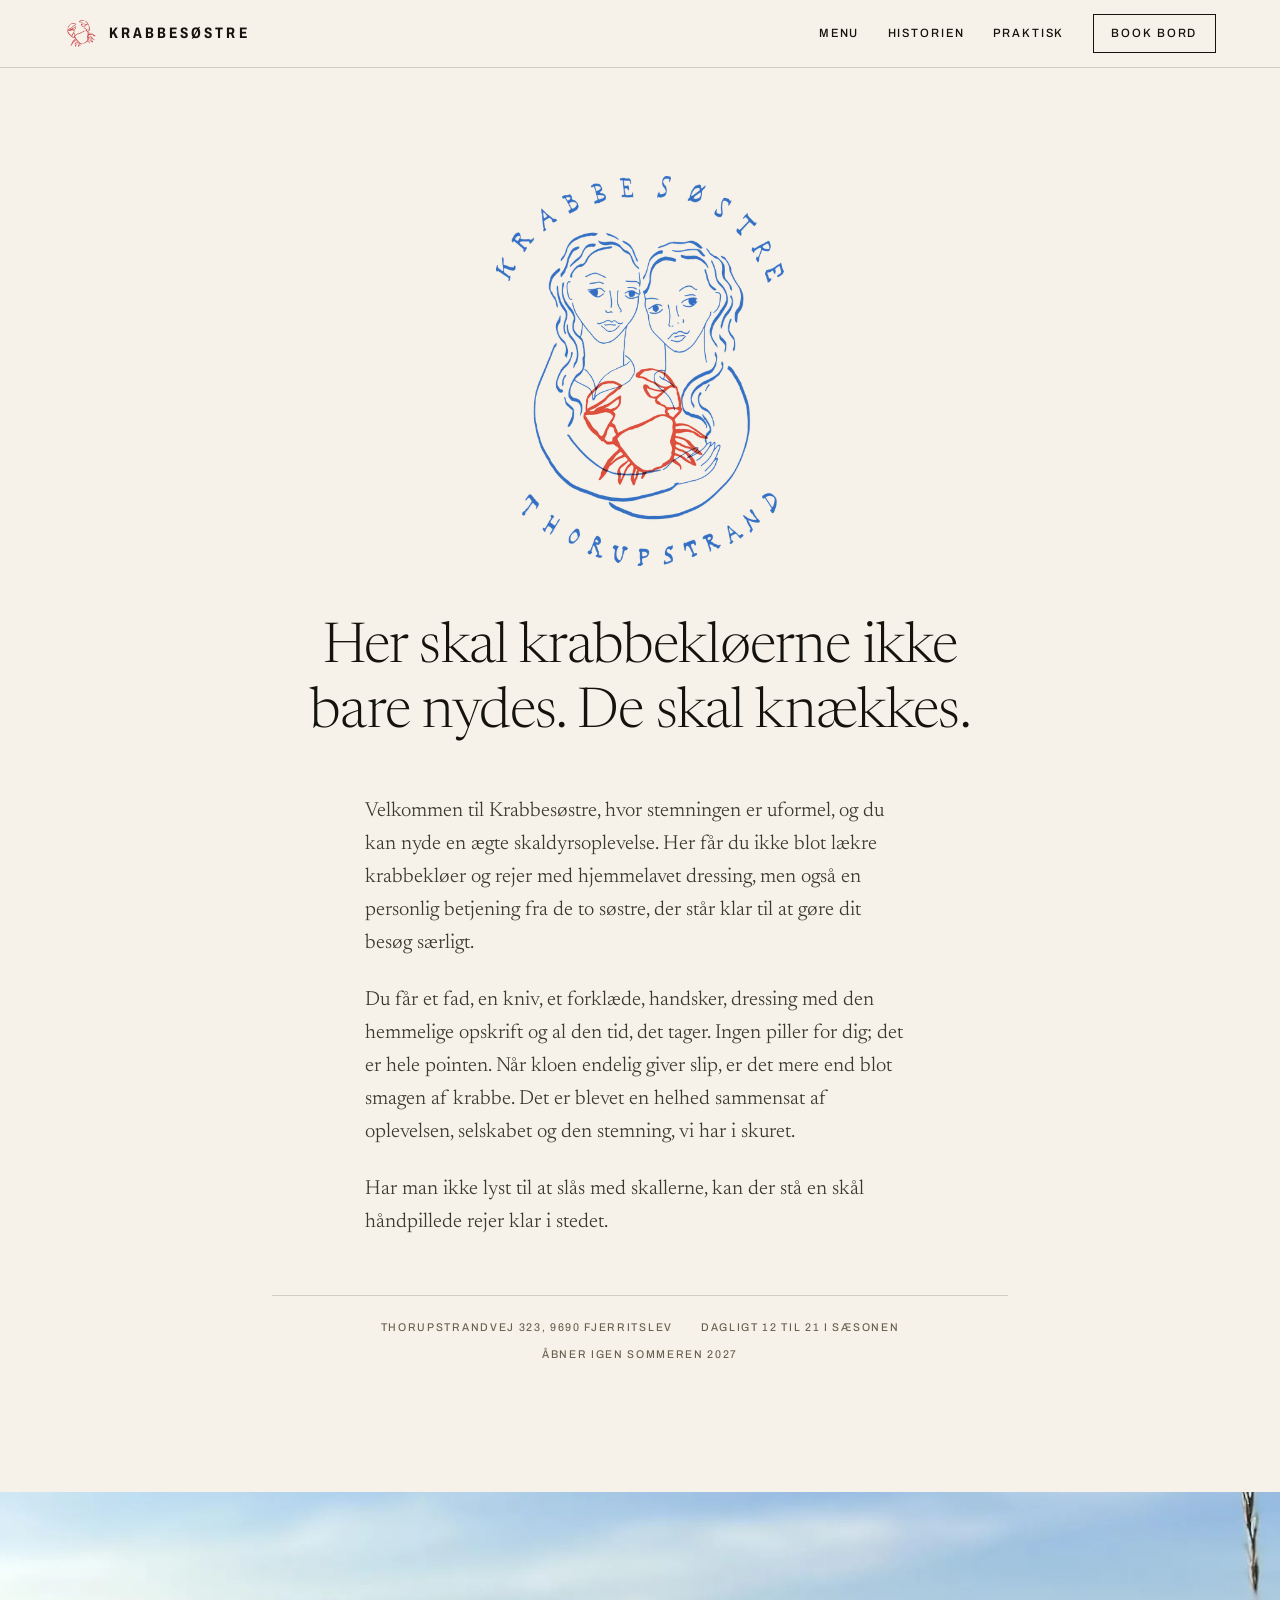
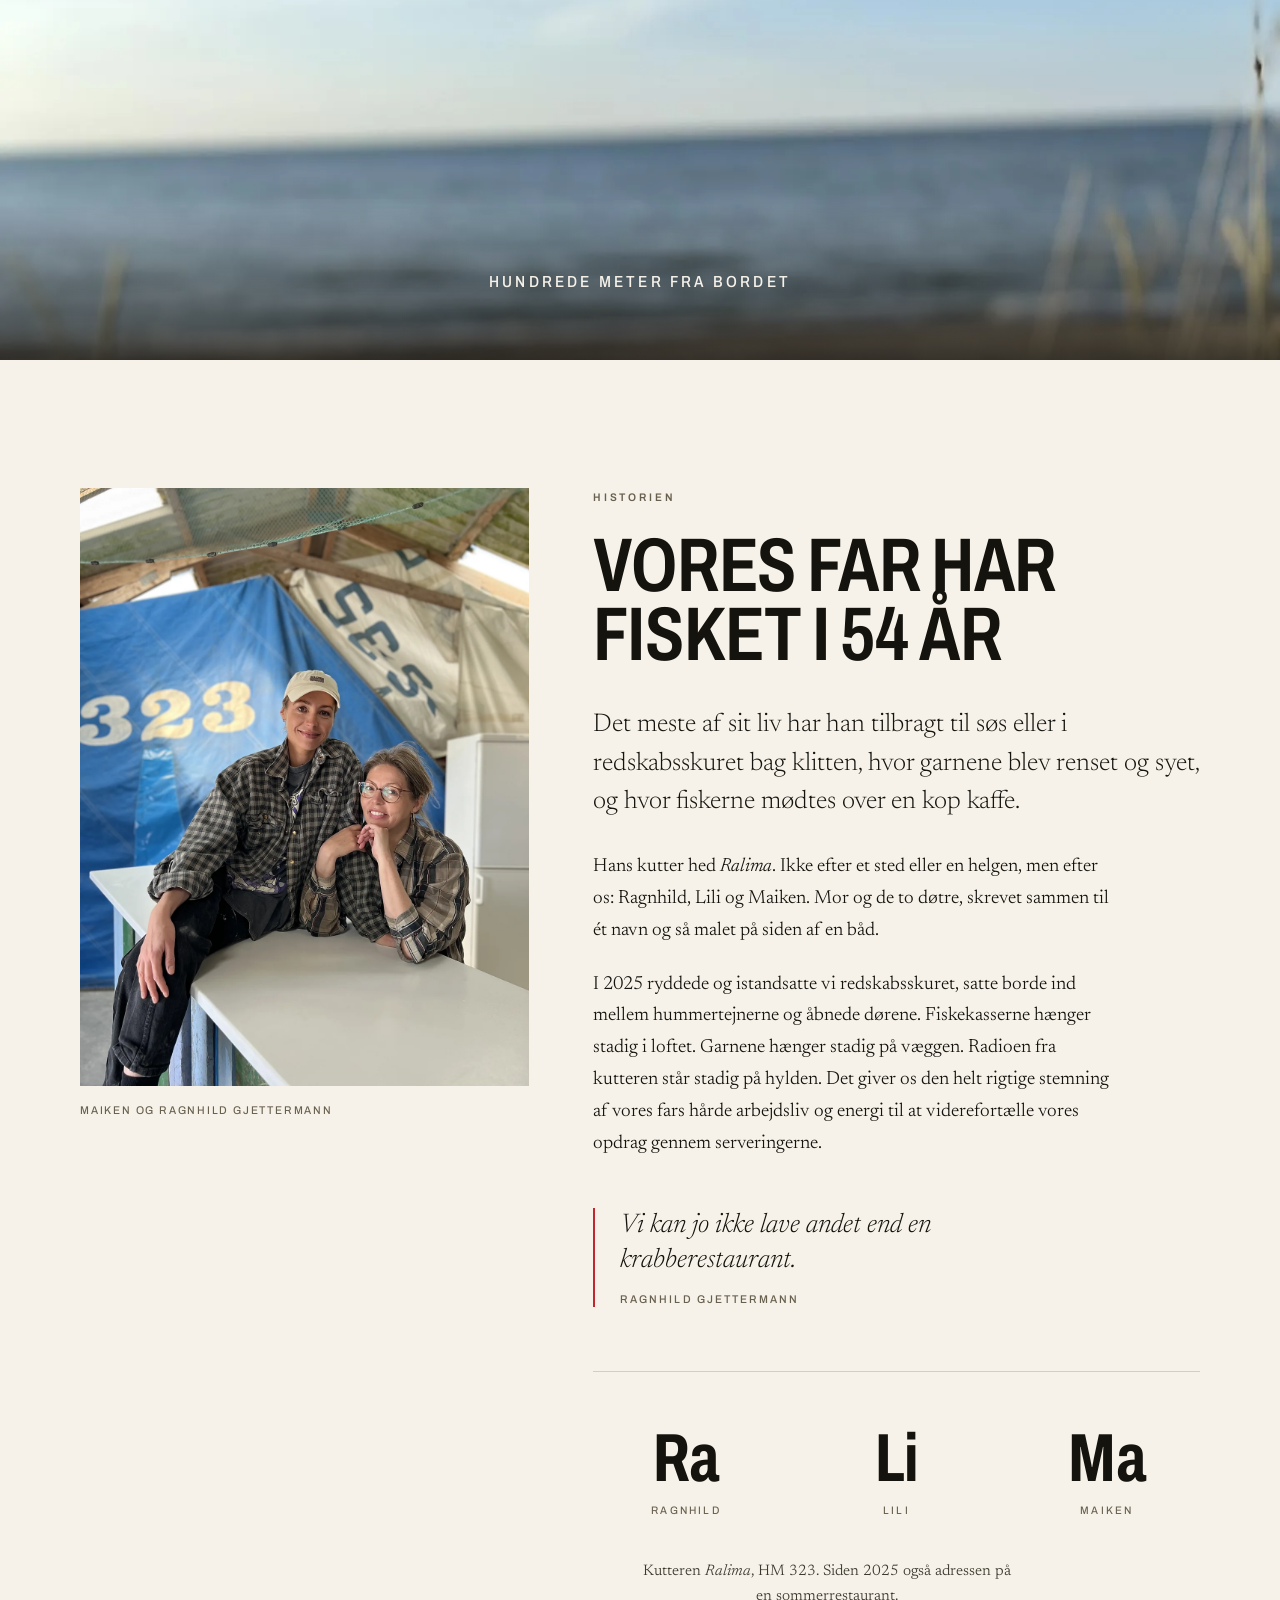
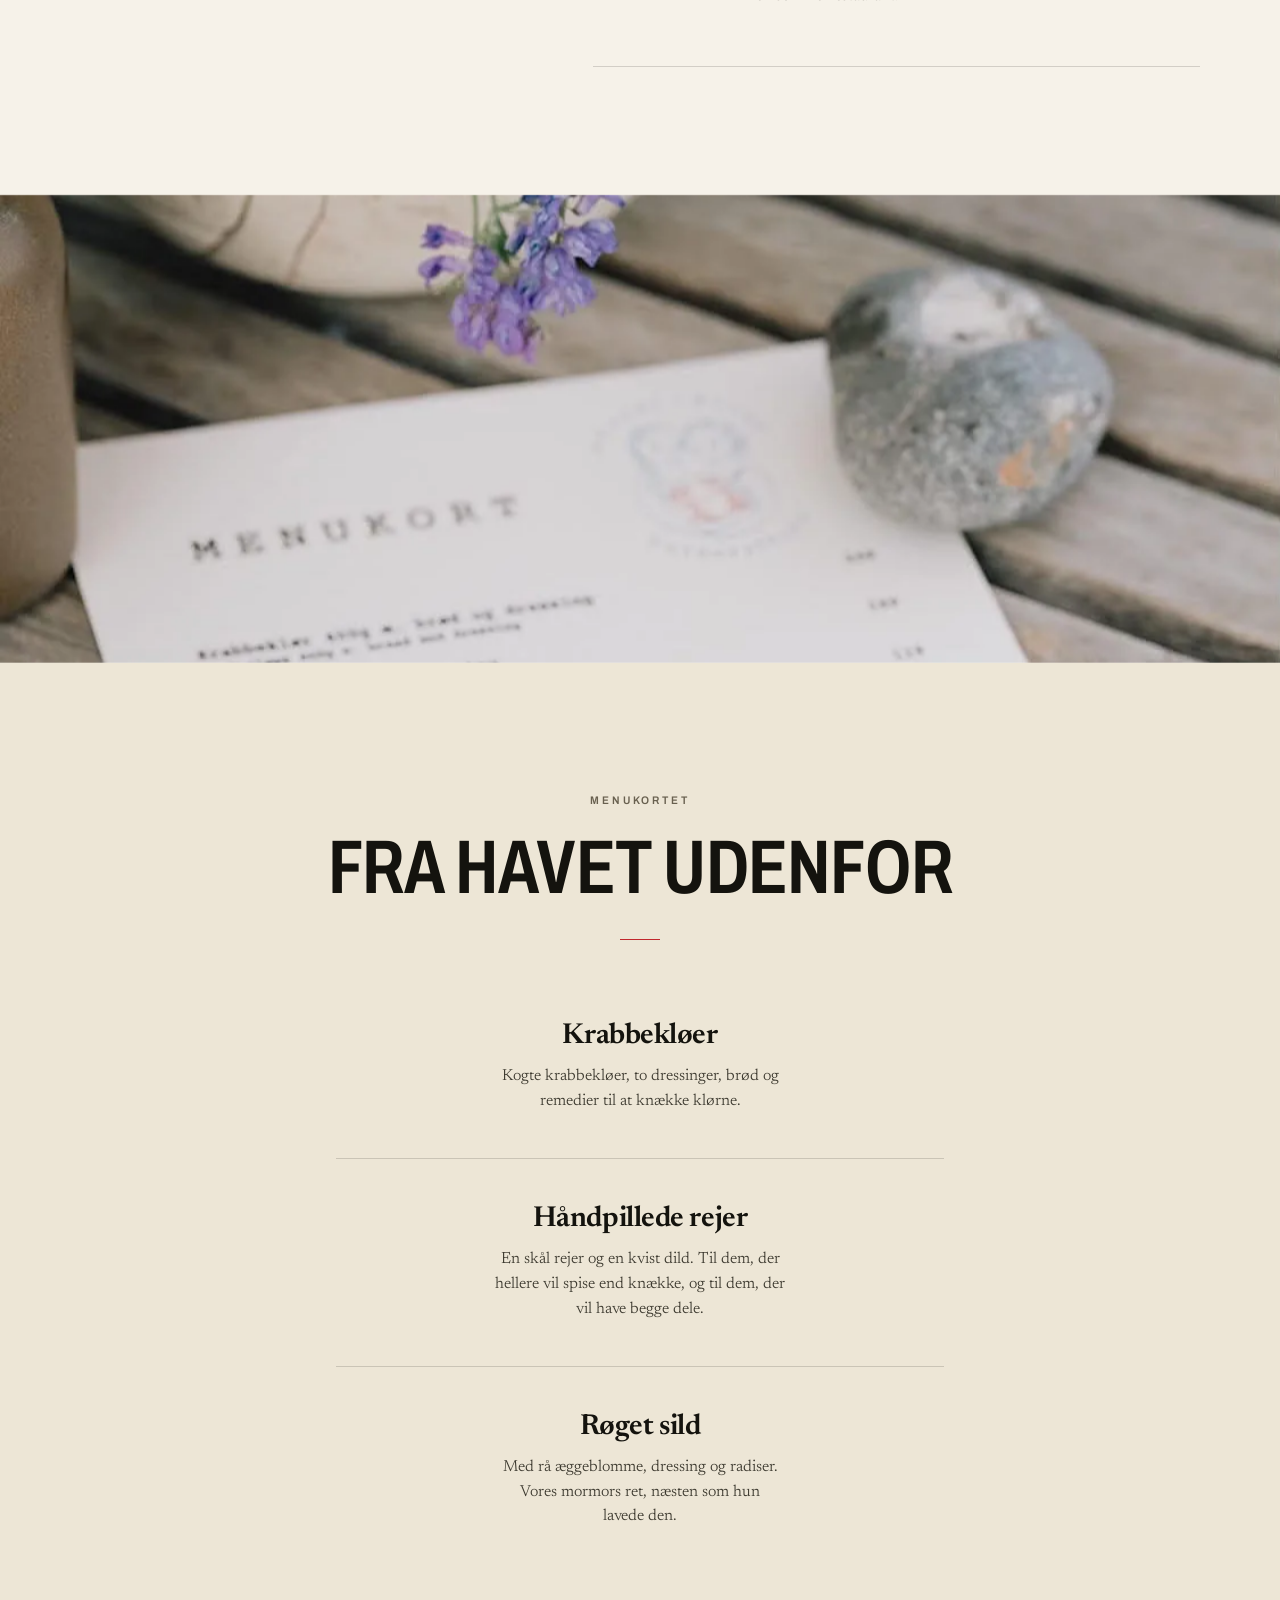
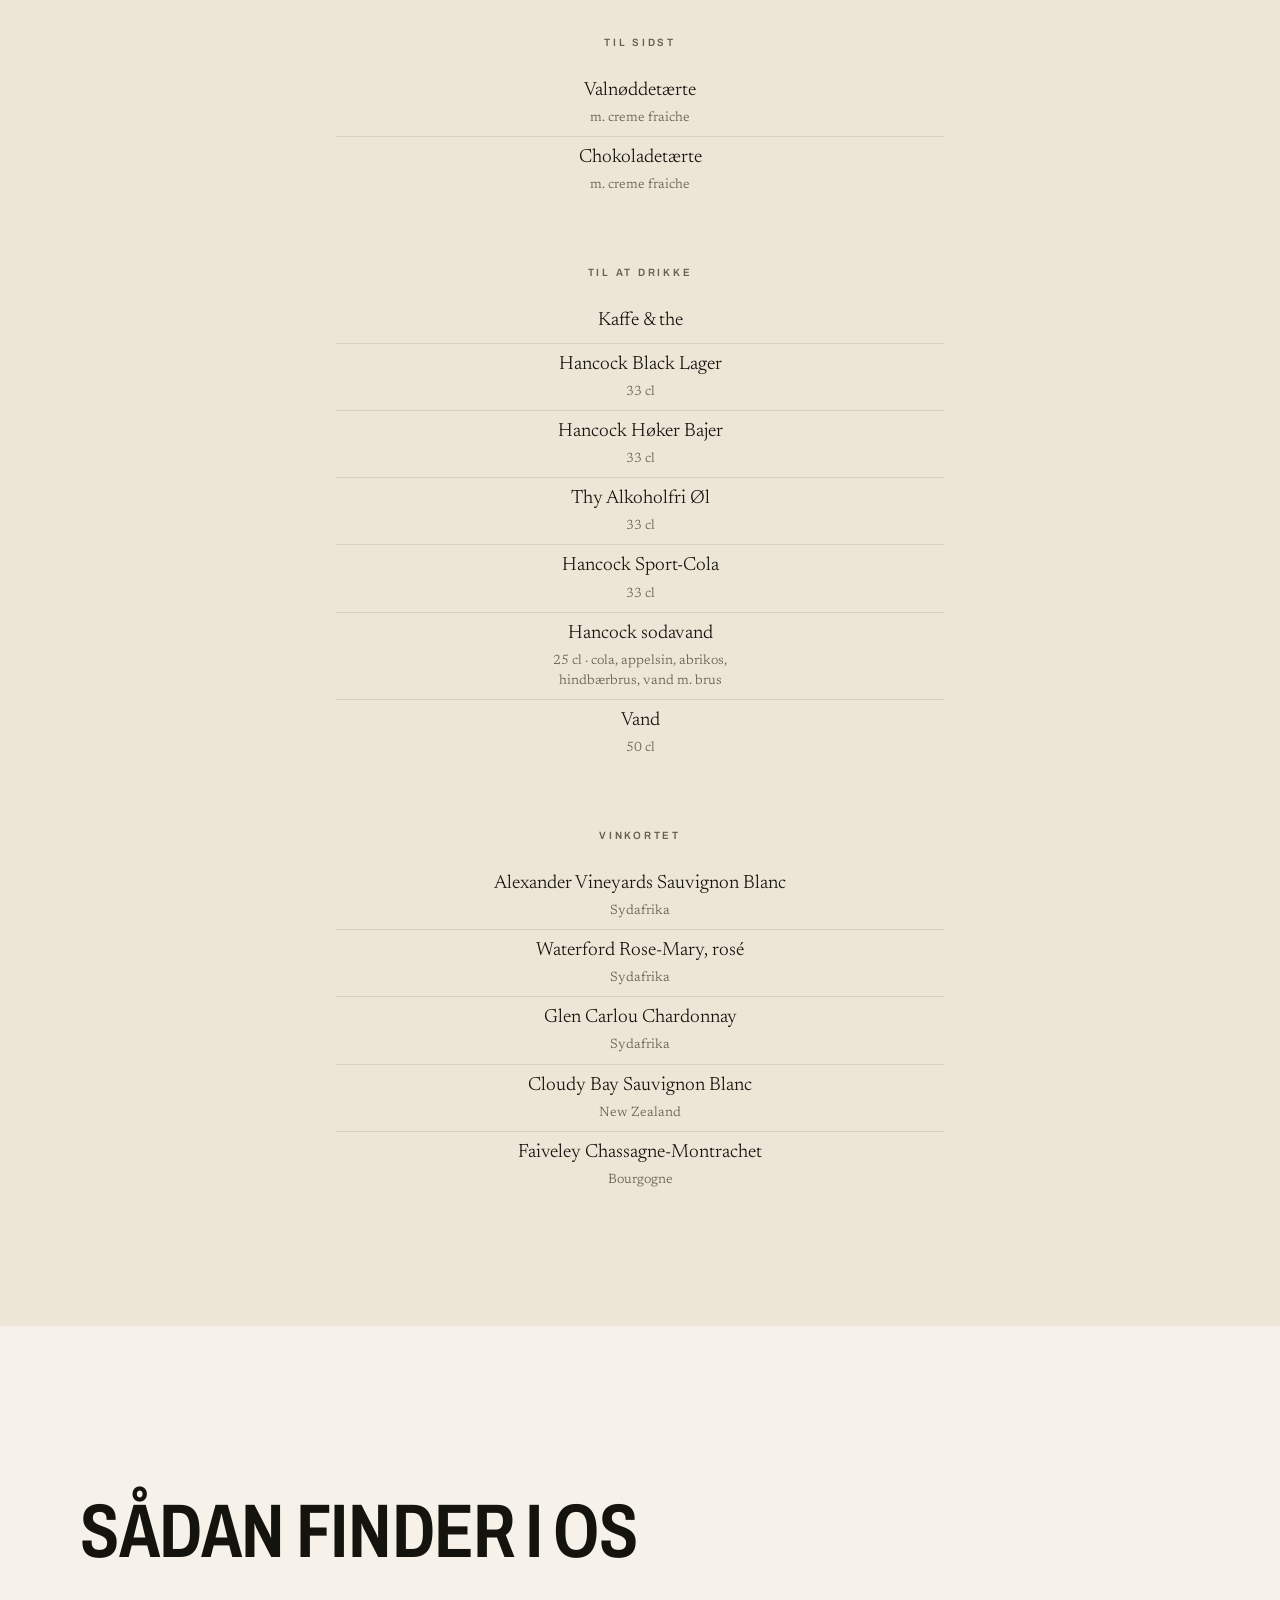
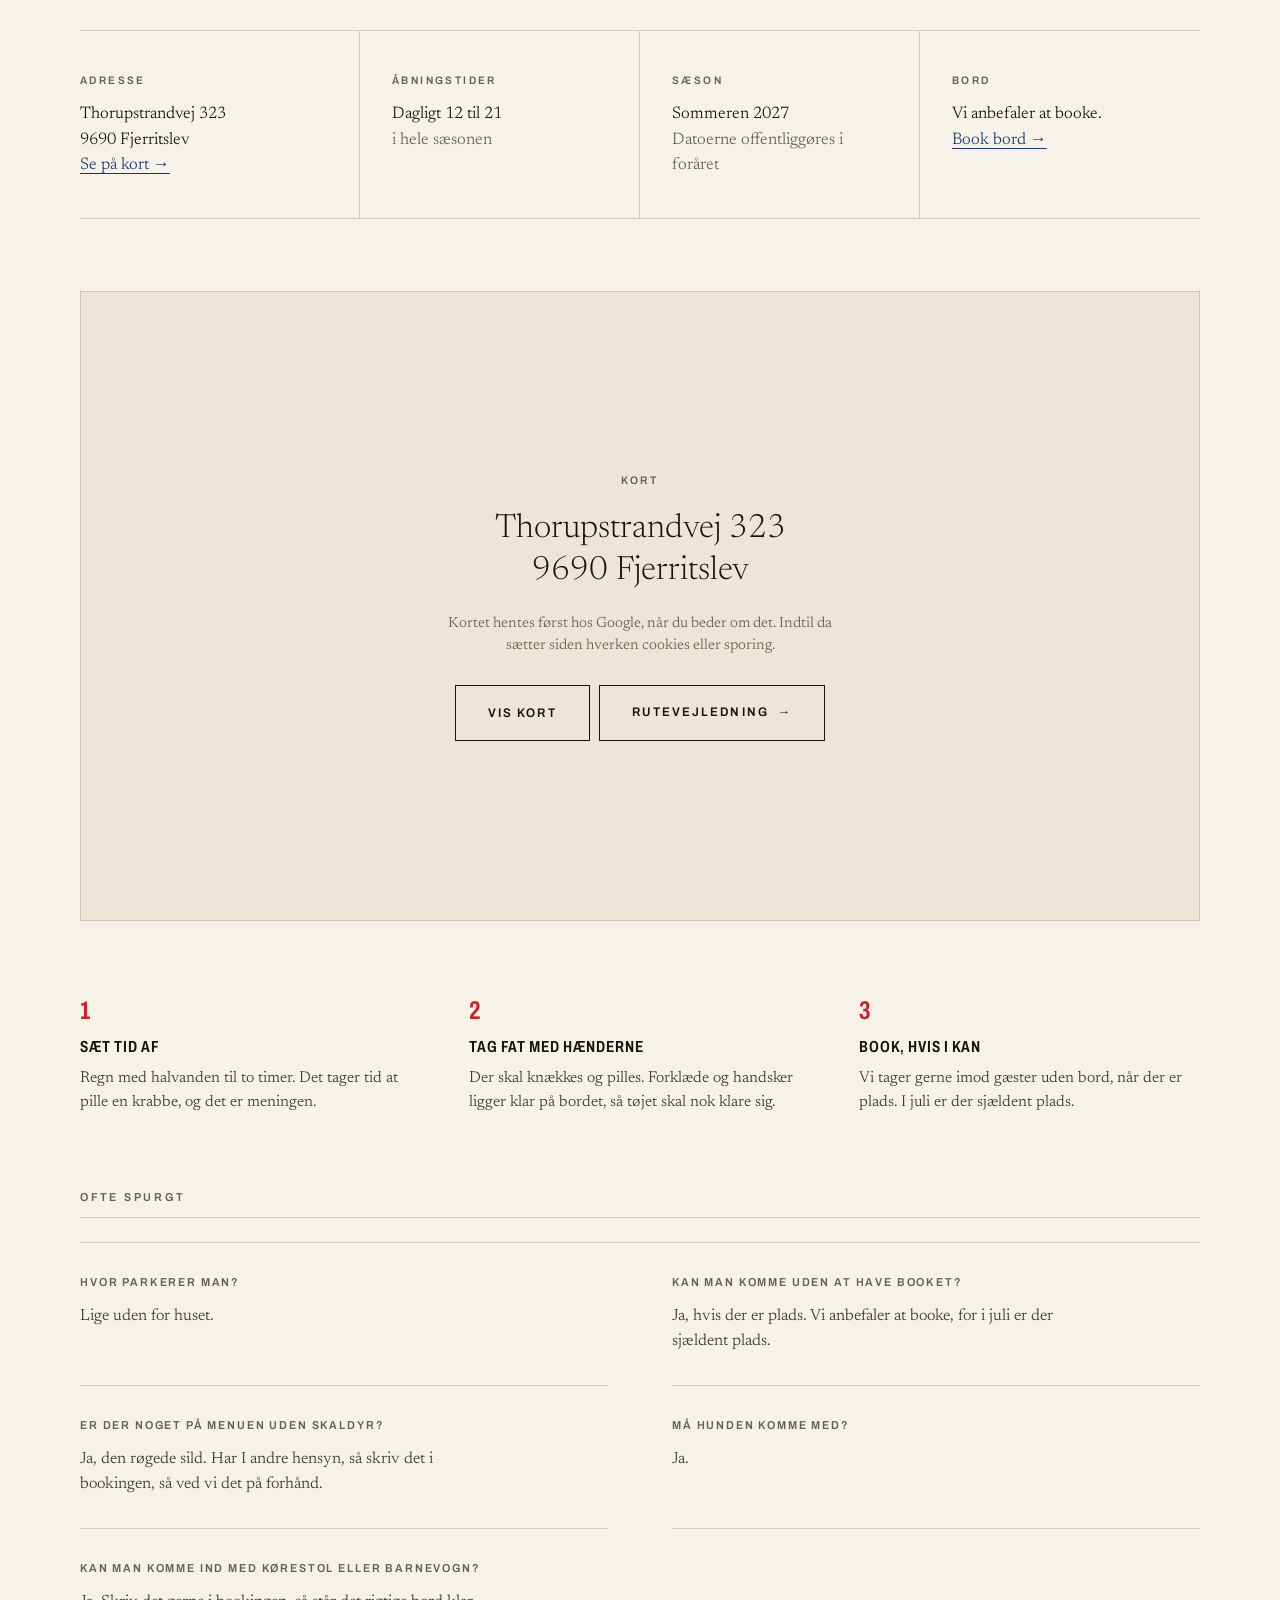
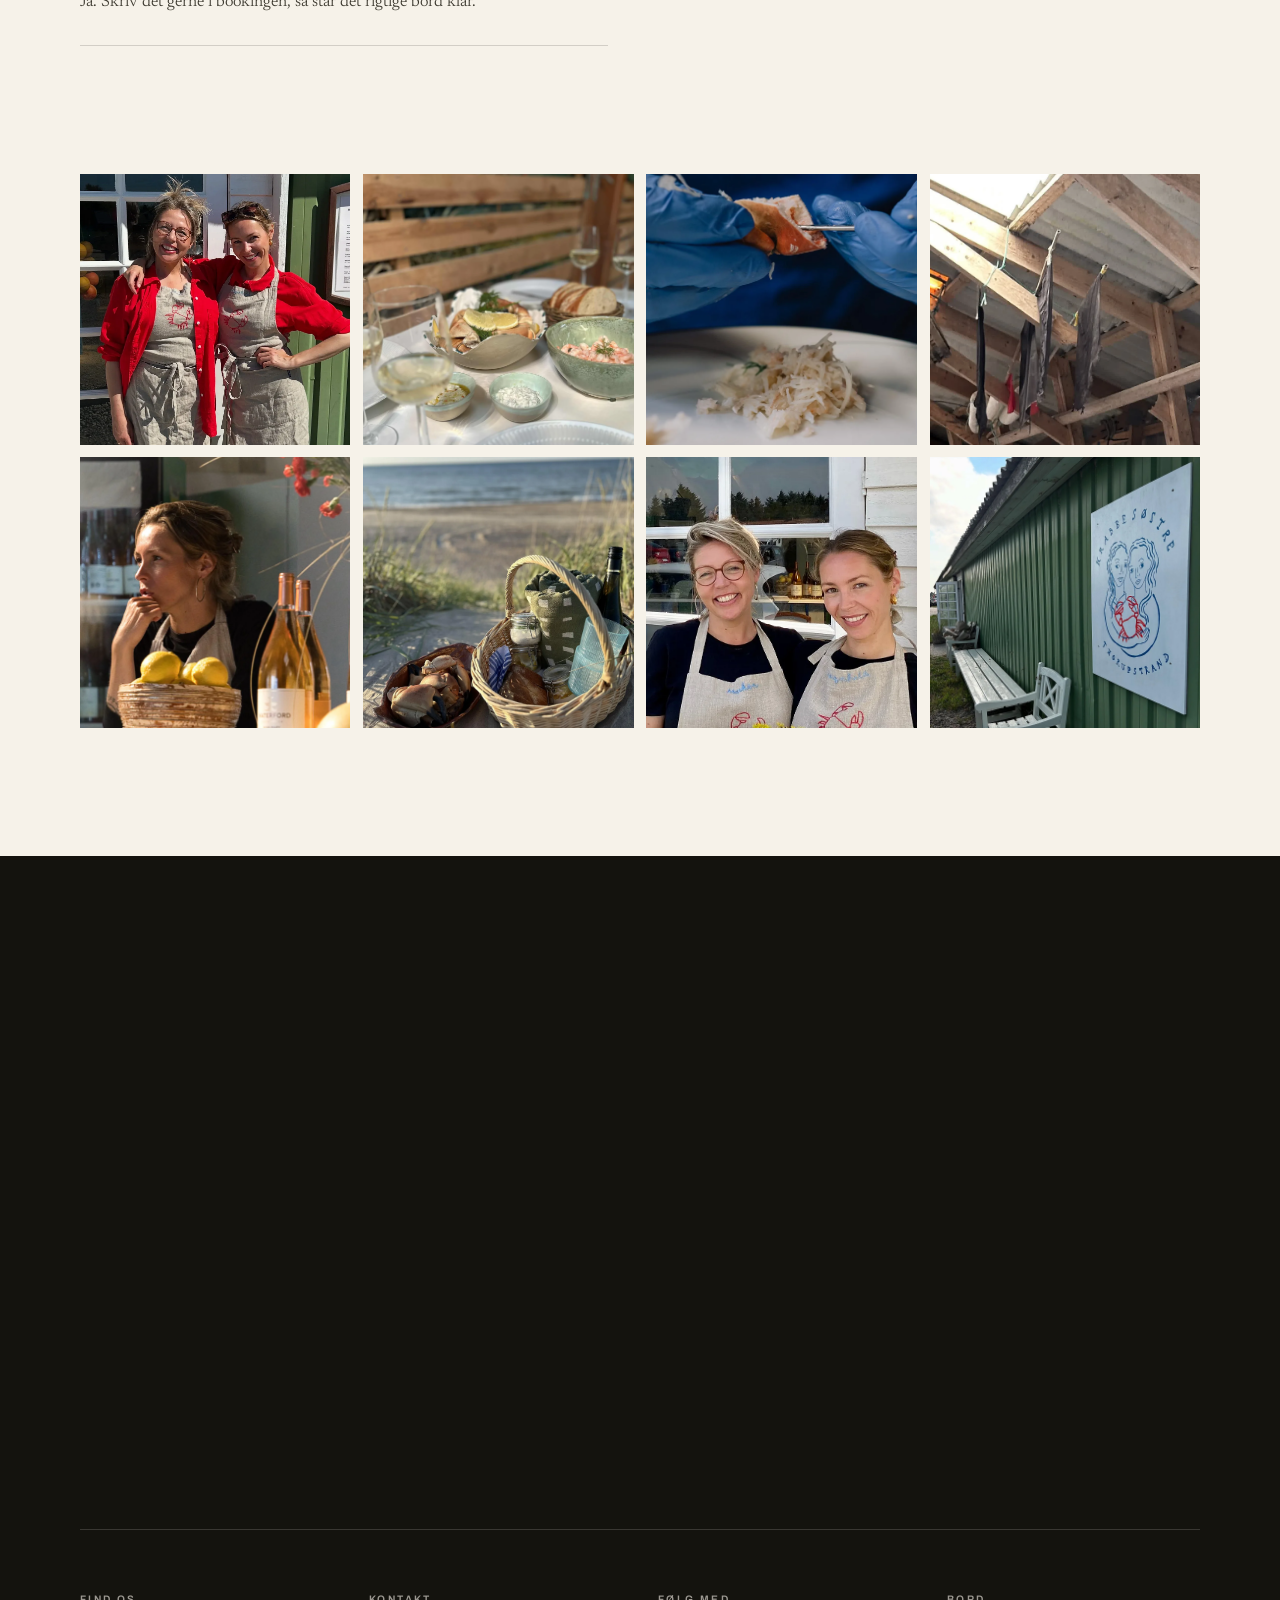
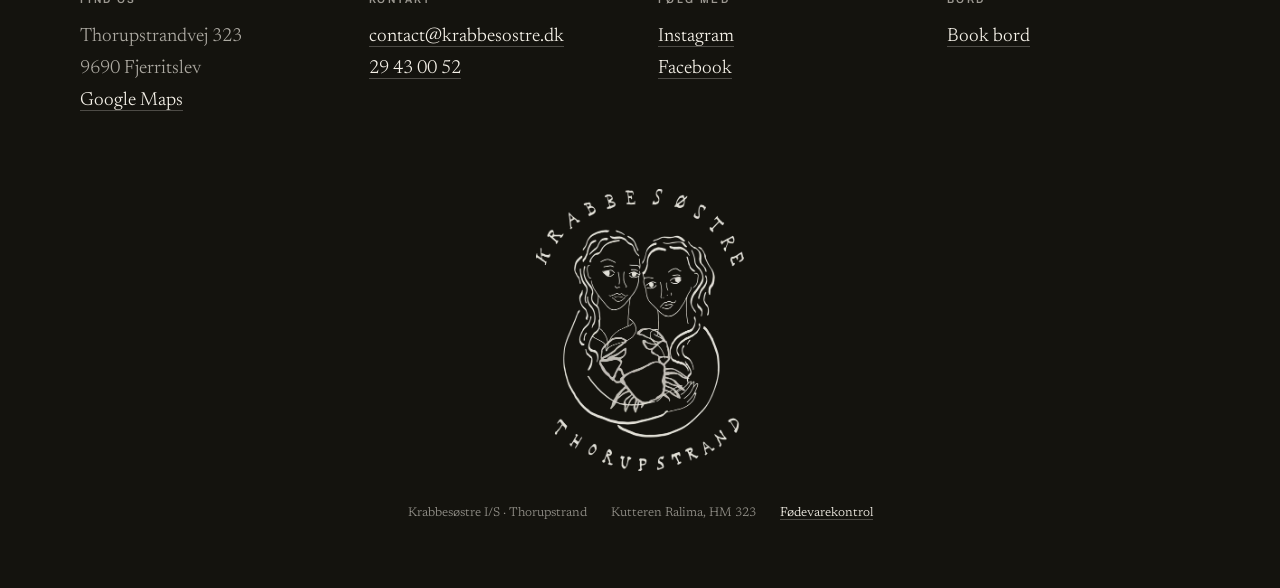
<file: index.html>
<!DOCTYPE html>
<html lang="da">
<head>
<meta charset="utf-8">
<meta name="viewport" content="width=device-width, initial-scale=1, viewport-fit=cover">
<title>Krabbesøstre | Krabbekløer ved Vesterhavet, Thorupstrand</title>
<meta name="description" content="Sommerrestaurant i Thorupstrand. Krabbekløer, håndpillede rejer og røget sild i vores fars gamle redskabsskur, hundrede meter fra havet.">
<link rel="canonical" href="https://krabbesostre.dk/">

<meta property="og:type" content="restaurant">
<meta property="og:locale" content="da_DK">
<meta property="og:site_name" content="Krabbesøstre">
<meta property="og:title" content="Krabbesøstre, Thorupstrand">
<meta property="og:description" content="Krabbekløer, håndpillede rejer og røget sild i vores fars gamle redskabsskur ved Vesterhavet, hundrede meter fra havet.">
<meta property="og:url" content="https://krabbesostre.dk/">
<meta property="og:image" content="https://krabbesostre.dk/billeder/og-logo.jpg">
<meta property="og:image:type" content="image/jpeg">
<meta property="og:image:width" content="1200">
<meta property="og:image:height" content="630">
<meta property="og:image:alt" content="Krabbesøstres logo: to søstre der holder om en krabbe.">
<meta name="twitter:card" content="summary_large_image">
<meta name="theme-color" content="#14130E">

<link rel="preload" as="font" type="font/woff2" href="fonts/archivo-var.woff2" crossorigin>
<link rel="preload" as="font" type="font/woff2" href="fonts/newsreader-var.woff2" crossorigin>

<link rel="icon" type="image/png" sizes="64x64" href="billeder/favicon.png">
<link rel="apple-touch-icon" href="billeder/apple-touch-icon.png">

<link rel="stylesheet" href="stil.css">
</head>
<body>
<a class="skip" href="#indhold">Spring til indhold</a>

<header class="header is-stuck" id="header">
  <a class="header__brand" href="#top" aria-label="Krabbesøstre, til toppen">
    <span class="header__crab" aria-hidden="true">
      <img class="krabbe-lys" src="billeder/krabbe-lys.webp" alt="" width="120" height="120">
      <img class="krabbe-rod" src="billeder/krabbe.webp" alt="" width="120" height="120">
    </span>
    <span class="header__mark">Krabbesøstre</span>
  </a>
  <nav class="nav" aria-label="Hovedmenu">
    <a class="nav__menu" href="#menu">Menu</a>
    <a href="#historien">Historien</a>
    <a href="#praktisk">Praktisk</a>
    <a class="nav__book" href="bordreservation/">Book bord</a>
  </nav>
</header>

<main id="indhold">

<!-- ============ ÅBNING ============ -->
<section class="section manifest" id="top">
  <div class="wrap">
    <h1 class="manifest__logo rv">
      <img src="billeder/logo.webp" alt="Krabbesøstre, Thorupstrand" width="460" height="623" fetchpriority="high">
    </h1>
    <p class="manifest__quote rv">Her skal krabbekløerne ikke bare nydes. De skal knækkes.</p>
    <div class="manifest__body rv">
      <p>Velkommen til Krabbesøstre, hvor stemningen er uformel, og du kan nyde en ægte skaldyrsoplevelse. Her får du ikke blot lækre krabbekløer og rejer med hjemmelavet dressing, men også en personlig betjening fra de to søstre, der står klar til at gøre dit besøg særligt.</p>
      <p>Du får et fad, en kniv, et forklæde, handsker, dressing med den hemmelige opskrift og al den tid, det tager. Ingen piller for dig; det er hele pointen. Når kloen endelig giver slip, er det mere end blot smagen af krabbe. Det er blevet en helhed sammensat af oplevelsen, selskabet og den stemning, vi har i skuret.</p>
      <p>Har man ikke lyst til at slås med skallerne, kan der stå en skål håndpillede rejer klar i stedet.</p>
    </div>
    <p class="manifest__fakta rv">
      <span>Thorupstrandvej 323, 9690 Fjerritslev</span>
      <span>Dagligt 12 til 21 i sæsonen</span>
      <span>Åbner igen sommeren 2027</span>
    </p>
  </div>
</section>

<!-- ============ BÅND: STRANDEN ============ -->
<figure class="band band--strand rv" style="margin:0">
  <img src="billeder/strand.webp" alt="Vesterhavet ud for Thorupstrand set gennem marehalmen i klitten." loading="lazy" width="1536" height="640">
  <figcaption class="band__caption">Hundrede meter fra bordet</figcaption>
</figure>

<!-- ============ HISTORIEN ============ -->
<section class="section" id="historien">
  <div class="wrap">
    <div class="story">
      <figure class="story__media rv" style="margin:0">
        <img src="billeder/sostrene.webp" alt="Maiken og Ragnhild Gjettermann i redskabsskuret foran kutterens blå presenning med nummeret 323." loading="lazy" width="1200" height="1600">
        <figcaption>Maiken og Ragnhild Gjettermann</figcaption>
      </figure>

      <div class="story__body">
        <p class="eyebrow rv">Historien</p>
        <h2 class="rv">Vores far har fisket i 54 år</h2>
        <div class="rv">
          <p class="lede">Det meste af sit liv har han tilbragt til søs eller i redskabsskuret bag klitten, hvor garnene blev renset og syet, og hvor fiskerne mødtes over en kop kaffe.</p>
          <p>Hans kutter hed <em>Ralima</em>. Ikke efter et sted eller en helgen, men efter os: Ragnhild, Lili og Maiken. Mor og de to døtre, skrevet sammen til ét navn og så malet på siden af en båd.</p>
          <p>I 2025 ryddede og istandsatte vi redskabsskuret, satte borde ind mellem hummertejnerne og åbnede dørene. Fiskekasserne hænger stadig i loftet. Garnene hænger stadig på væggen. Radioen fra kutteren står stadig på hylden. Det giver os den helt rigtige stemning af vores fars hårde arbejdsliv og energi til at viderefortælle vores opdrag gennem serveringerne.</p>
        </div>

        <blockquote class="pull rv">
          Vi kan jo ikke lave andet end en krabberestaurant.
          <cite>Ragnhild Gjettermann</cite>
        </blockquote>

        <div class="ralima rv">
          <div class="ralima__cell"><span class="ralima__syll">Ra</span><span class="ralima__name">Ragnhild</span></div>
          <div class="ralima__cell"><span class="ralima__syll">Li</span><span class="ralima__name">Lili</span></div>
          <div class="ralima__cell"><span class="ralima__syll">Ma</span><span class="ralima__name">Maiken</span></div>
          <p class="ralima__foot">Kutteren <em>Ralima</em>, HM 323. Siden 2025 også adressen på en sommerrestaurant.</p>
        </div>
      </div>
    </div>
  </div>
</section>

<!-- ============ BÅND: MENUKORTET ============ -->
<figure class="band rv" style="margin:0">
  <img src="billeder/menukort.webp" alt="Krabbesøstres menukort på et forvitret træbord ved siden af en sten og en krukke med markblomster." loading="lazy" width="1126" height="633">
</figure>

<!-- ============ MENU ============ -->
<!-- Menuen er sat som en plakat: ingen fotos af retterne, navnene sat stort.
     Båndet med menukortet ovenfor er urørt og skiller historien fra menuen. -->
<section class="section menu" id="menu">
  <div class="wrap">
    <div class="menu__head">
      <p class="eyebrow rv">Menukortet</p>
      <h2 class="rv">Fra havet udenfor</h2>
    </div>

    <div class="plakat">
      <hr class="plakat__streg rv">

      <div class="plakat__ret rv">
        <h3 class="plakat__navn">Krabbekløer</h3>
        <p class="plakat__om">Kogte krabbekløer, to dressinger, brød og remedier til at knække klørne.</p>
      </div>

      <div class="plakat__ret rv">
        <h3 class="plakat__navn">Håndpillede rejer</h3>
        <p class="plakat__om">En skål rejer og en kvist dild. Til dem, der hellere vil spise end knække, og til dem, der vil have begge dele.</p>
      </div>

      <div class="plakat__ret rv">
        <h3 class="plakat__navn">Røget sild</h3>
        <p class="plakat__om">Med rå æggeblomme, dressing og radiser. Vores mormors ret, næsten som hun lavede den.</p>
      </div>

      <div class="plakat__afsnit rv">
        <h3 class="plakat__titel">Til sidst</h3>
        <p class="plakat__linje">Valnøddetærte <span class="plakat__sub">m. creme fraiche</span></p>
        <p class="plakat__linje">Chokoladetærte <span class="plakat__sub">m. creme fraiche</span></p>
      </div>

      <div class="plakat__afsnit rv">
        <h3 class="plakat__titel">Til at drikke</h3>
        <p class="plakat__linje">Kaffe &amp; the</p>
        <p class="plakat__linje">Hancock Black Lager <span class="plakat__sub">33 cl</span></p>
        <p class="plakat__linje">Hancock Høker Bajer <span class="plakat__sub">33 cl</span></p>
        <p class="plakat__linje">Thy Alkoholfri Øl <span class="plakat__sub">33 cl</span></p>
        <p class="plakat__linje">Hancock Sport-Cola <span class="plakat__sub">33 cl</span></p>
        <p class="plakat__linje">Hancock sodavand <span class="plakat__sub">25 cl &middot; cola, appelsin, abrikos, hindbærbrus, vand m. brus</span></p>
        <p class="plakat__linje">Vand <span class="plakat__sub">50 cl</span></p>
      </div>

      <div class="plakat__afsnit rv">
        <h3 class="plakat__titel">Vinkortet</h3>
        <p class="plakat__linje">Alexander Vineyards Sauvignon Blanc <span class="plakat__sub">Sydafrika</span></p>
        <p class="plakat__linje">Waterford Rose-Mary, rosé <span class="plakat__sub">Sydafrika</span></p>
        <p class="plakat__linje">Glen Carlou Chardonnay <span class="plakat__sub">Sydafrika</span></p>
        <p class="plakat__linje">Cloudy Bay Sauvignon Blanc <span class="plakat__sub">New Zealand</span></p>
        <p class="plakat__linje">Faiveley Chassagne-Montrachet <span class="plakat__sub">Bourgogne</span></p>
      </div>
    </div>
  </div>
</section>

<!-- ============ PRAKTISK ============ -->
<section class="section" id="praktisk">
  <div class="wrap">
    <p class="eyebrow rv">Praktisk</p>
    <h2 class="rv" style="margin-bottom:clamp(2.5rem,5vw,4rem)">Sådan finder I os</h2>

    <dl class="facts rv">
      <div class="fact">
        <dt>Adresse</dt>
        <dd>Thorupstrandvej 323<br>9690 Fjerritslev<br>
          <a href="https://www.google.com/maps/search/?api=1&amp;query=Thorupstrandvej+323%2C+9690+Fjerritslev" target="_blank" rel="noopener">Se på kort →</a></dd>
      </div>
      <div class="fact">
        <dt>Åbningstider</dt>
        <dd>Dagligt 12 til 21<br><span style="color:var(--muted)">i hele sæsonen</span></dd>
      </div>
      <div class="fact">
        <dt>Sæson</dt>
        <dd>Sommeren 2027<br><span style="color:var(--muted)">Datoerne offentliggøres i foråret</span></dd>
      </div>
      <div class="fact">
        <dt>Bord</dt>
        <dd>Vi anbefaler at booke.<br>
          <a href="bordreservation/">Book bord →</a></dd>
      </div>
    </dl>

    <section class="kort rv" id="kort" aria-label="Kort over Thorupstrandvej 323">
      <div class="kort__flade" id="kortFlade">
        <p class="eyebrow" style="margin-bottom:0">Kort</p>
        <p class="kort__adresse">Thorupstrandvej 323<br>9690 Fjerritslev</p>
        <p class="kort__note">Kortet hentes først hos Google, når du beder om det. Indtil da sætter siden hverken cookies eller sporing.</p>
        <div class="kort__knapper">
          <button class="btn btn--ghost" type="button" id="visKort">Vis kort</button>
          <a class="btn btn--ghost" href="https://www.google.com/maps/dir/?api=1&amp;destination=Thorupstrandvej%20323%2C%209690%20Fjerritslev" target="_blank" rel="noopener">Rutevejledning <span class="arw" aria-hidden="true">→</span></a>
        </div>
        <noscript>
          <p class="kort__note"><a href="https://www.google.com/maps/search/?api=1&amp;query=Thorupstrandvej%20323%2C%209690%20Fjerritslev" target="_blank" rel="noopener">Åbn adressen i Google Maps →</a></p>
        </noscript>
      </div>
    </section>

    <div class="howto rv">
      <div class="howto__step">
        <span class="howto__num">1</span>
        <h3>Sæt tid af</h3>
        <p>Regn med halvanden til to timer. Det tager tid at pille en krabbe, og det er meningen.</p>
      </div>
      <div class="howto__step">
        <span class="howto__num">2</span>
        <h3>Tag fat med hænderne</h3>
        <p>Der skal knækkes og pilles. Forklæde og handsker ligger klar på bordet, så tøjet skal nok klare sig.</p>
      </div>
      <div class="howto__step">
        <span class="howto__num">3</span>
        <h3>Book, hvis I kan</h3>
        <p>Vi tager gerne imod gæster uden bord, når der er plads. I juli er der sjældent plads.</p>
      </div>
    </div>

    <div class="faq rv">
      <h3 class="list__title">Ofte spurgt</h3>
      <dl class="faq__liste">
        <div class="faq__punkt">
          <dt>Hvor parkerer man?</dt>
          <dd>Lige uden for huset.</dd>
        </div>
        <div class="faq__punkt">
          <dt>Kan man komme uden at have booket?</dt>
          <dd>Ja, hvis der er plads. Vi anbefaler at booke, for i juli er der sjældent plads.</dd>
        </div>
        <div class="faq__punkt">
          <dt>Er der noget på menuen uden skaldyr?</dt>
          <dd>Ja, den røgede sild. Har I andre hensyn, så skriv det i bookingen, så ved vi det på forhånd.</dd>
        </div>
        <div class="faq__punkt">
          <dt>Må hunden komme med?</dt>
          <dd>Ja.</dd>
        </div>
        <div class="faq__punkt">
          <dt>Kan man komme ind med kørestol eller barnevogn?</dt>
          <dd>Ja. Skriv det gerne i bookingen, så står det rigtige bord klar.</dd>
        </div>
      </dl>
    </div>
  </div>
</section>

<!-- ============ GALLERI ============ -->
<section class="section" style="padding-top:0">
  <div class="wrap">
    <div class="gallery">
      <figure class="g1 rv"><img src="billeder/sostrene-rod.webp" alt="Maiken og Ragnhild i røde skjorter og forklæder foran det grønne redskabsskur med menutavlerne." loading="lazy" width="1920" height="1080"></figure>
      <figure class="g2 rv"><img src="billeder/borddaekning.webp" alt="Dækket bord med hvidvinsglas, krabbekløer, rejer og brød." loading="lazy" width="1500" height="1125"></figure>
      <figure class="g3 rv"><img src="billeder/pilning.webp" alt="Hænder med handsker, der piller kød ud af en krabbeklo med en pincet." loading="lazy" width="1100" height="1466"></figure>
      <figure class="g4 rv"><img src="billeder/skur.webp" alt="Loftet i redskabsskuret med spær, bølgeblik og ophængte garn." loading="lazy" width="1800" height="1303"></figure>
      <figure class="g5 rv"><img src="billeder/sister-ii.webp" alt="Ragnhild ved disken med en skål citroner og vinflaskerne på række." loading="lazy" width="1100" height="1467"></figure>
      <figure class="g6 rv"><img src="billeder/kurv.webp" alt="Krabbekløer, vin og glas stillet frem i klitten ved Thorupstrand." loading="lazy" width="1400" height="1867"></figure>
      <figure class="g7 rv"><img src="billeder/sostrene-vindue.webp" alt="Maiken og Ragnhild med deres broderede forklæder i vinduet ind til køkkenet." loading="lazy" width="1280" height="720"></figure>
      <figure class="g8 rv"><img src="billeder/skilt.webp" alt="Krabbesøstres skilt på det grønne redskabsskur i Thorupstrand." loading="lazy" width="1100" height="1100"></figure>
    </div>
  </div>
</section>

<!-- ============ ANMELDELSER ============ -->
<!-- Indholdet herunder skrives af tools/hent_anmeldelser.py ud fra
     anmeldelser.json. Ret ikke i hånden, det bliver overskrevet.
     Er der ingen anmeldelser, står afsnittet tomt og ses ikke. -->
<!-- ANMELDELSER:START -->
<!-- ANMELDELSER:SLUT -->

<!-- ============ NYTÅRSKASSEN ============ -->
<!-- Henvisningen til nytårskassen er taget ud, fordi kassen ikke er aktuel.
     Selve siden, nytaarskasse.html, ligger der stadig og er sat til noindex.
     Skal den frem igen: sæt dette afsnit tilbage, læg menupunktet tilbage i
     menulinjen og i footeren, fjern noindex, og sæt siden tilbage i
     sitemap.xml og llms.txt. Se README under Nytårssiden. -->

<!-- ============ SÆSON / CTA ============ -->
<!-- Tilmeldingen til nyhedsbrevet er taget ud, indtil der er en tjeneste,
     der kan tage imod adresserne. Feltet lovede en besked, vi ikke kunne give.
     Skal den tilbage: hent formularen og scriptet frem fra denne fils historik
     og sæt ENDPOINT til tjenestens adresse. Se README. -->
<section class="section cta" id="book">
  <div class="wrap">
    <div class="cta__enkel">
      <p class="eyebrow eyebrow--light rv">Sæson 2027</p>
      <h2 class="rv">Vi åbner igen til sommer</h2>
      <p class="cta__lede lede rv">Bordene til næste sæson åbner i foråret. Datoerne kommer her på siden og på Instagram og Facebook, så snart de er på plads.</p>
      <p class="rv" style="margin-top:clamp(2rem,4vw,2.75rem)">
        <a class="btn btn--outline-light" href="bordreservation/">Bordreservation <span class="arw" aria-hidden="true">→</span></a>
      </p>
    </div>
  </div>
</section>

</main>

<!-- ============ FOOTER ============ -->
<footer class="footer">
  <div class="wrap">
    <div class="footer__top">
      <div>
        <h3>Find os</h3>
        <p>Thorupstrandvej 323<br>9690 Fjerritslev<br>
          <a href="https://www.google.com/maps/search/?api=1&amp;query=Thorupstrandvej+323%2C+9690+Fjerritslev" target="_blank" rel="noopener">Google Maps</a></p>
      </div>
      <div>
        <h3>Kontakt</h3>
        <!-- TODO: bekræft at contact@krabbesostre.dk er den rigtige mailadresse -->
        <p><a href="mailto:contact@krabbesostre.dk">contact@krabbesostre.dk</a><br>
           <a href="tel:+4529430052">29 43 00 52</a></p>
      </div>
      <div>
        <h3>Følg med</h3>
        <p><a href="https://www.instagram.com/krabbesostre/" target="_blank" rel="noopener">Instagram</a><br>
           <a href="https://www.facebook.com/profile.php?id=61577017515069" target="_blank" rel="noopener">Facebook</a></p>
      </div>
      <div>
        <h3>Bord</h3>
        <p><a href="bordreservation/">Book bord</a></p>
      </div>
    </div>

    <img class="footer__logo" src="billeder/logo-lys.webp" alt="" width="460" height="623" loading="lazy" aria-hidden="true">

    <div class="footer__legal">
      <span>Krabbesøstre I/S · Thorupstrand</span>
      <span>Kutteren Ralima, HM 323</span>
      <span><a href="kontrolrapport.html">Fødevarekontrol</a></span>
    </div>
  </div>
</footer>

<!-- Strukturerede data. JSON kan ikke bære kommentarer, så bemærkningerne
     står her.

     ÅBNINGSTIDER MANGLER MED VILJE. Her stod openingHoursSpecification med
     sæson 2026, 4. juli til 2. august. Den periode er passeret, og en udløbet
     angivelse siger ingenting om fremtiden. Den er taget ud, indtil datoerne
     for 2027 er kendt. Sæt den tilbage sådan, med de nye datoer:

       "openingHoursSpecification": [
         {
           "@type": "OpeningHoursSpecification",
           "dayOfWeek": ["Monday","Tuesday","Wednesday","Thursday",
                         "Friday","Saturday","Sunday"],
           "opens": "12:00",
           "closes": "21:00",
           "validFrom": "2027-MM-DD",
           "validThrough": "2027-MM-DD"
         }
       ],

     Lad være med at sætte den ind uden validFrom og validThrough. Så står der,
     at I har åbent dagligt hele året, og det passer ikke. Indtil datoerne er
     på plads, er det Google-virksomhedsprofilen, der oplyser åbningstiderne,
     og den er alligevel den, Google lytter mest til. -->
<script type="application/ld+json">
{
  "@context": "https://schema.org",
  "@graph": [
    {
      "@type": "WebSite",
      "@id": "https://krabbesostre.dk/#website",
      "url": "https://krabbesostre.dk/",
      "name": "Krabbesøstre",
      "inLanguage": "da-DK",
      "publisher": {
        "@id": "https://krabbesostre.dk/#restaurant"
      }
    },
    {
      "@type": "Restaurant",
      "@id": "https://krabbesostre.dk/#restaurant",
      "name": "Krabbesøstre",
      "url": "https://krabbesostre.dk/",
      "description": "Sommerrestaurant i Thorupstrand ved Vesterhavet. Krabbekløer, håndpillede rejer og røget sild serveret i et gammelt redskabsskur hundrede meter fra havet, hvor de blev fanget.",
      "image": [
        "https://krabbesostre.dk/billeder/og.jpg",
        "https://krabbesostre.dk/billeder/hero.webp",
        "https://krabbesostre.dk/billeder/krabbeklor.webp",
        "https://krabbesostre.dk/billeder/sostrene.webp",
        "https://krabbesostre.dk/billeder/skilt.webp"
      ],
      "logo": "https://krabbesostre.dk/billeder/logo.webp",
      "telephone": "+4529430052",
      "email": "contact@krabbesostre.dk",
      "servesCuisine": [
        "Seafood",
        "Dansk"
      ],
      "priceRange": "$$",
      "currenciesAccepted": "DKK",
      "acceptsReservations": "https://krabbesostre.dk/bordreservation/",
      "foundingDate": "2025",
      "founder": [
        {
          "@type": "Person",
          "name": "Ragnhild Gjettermann"
        },
        {
          "@type": "Person",
          "name": "Maiken Gjettermann"
        }
      ],
      "address": {
        "@type": "PostalAddress",
        "streetAddress": "Thorupstrandvej 323",
        "postalCode": "9690",
        "addressLocality": "Fjerritslev",
        "addressRegion": "Nordjylland",
        "addressCountry": "DK"
      },
      "hasMap": "https://www.google.com/maps/search/?api=1&query=Thorupstrandvej+323%2C+9690+Fjerritslev",
      "sameAs": [
        "https://www.instagram.com/krabbesostre/",
        "https://www.facebook.com/profile.php?id=61577017515069",
        "https://www.findsmiley.dk/app/1488547"
      ],
      "hasMenu": {
        "@type": "Menu",
        "name": "Menukortet",
        "inLanguage": "da-DK",
        "hasMenuSection": [
          {
            "@type": "MenuSection",
            "name": "Fra havet udenfor",
            "hasMenuItem": [
              {
                "@type": "MenuItem",
                "name": "Krabbekløer",
                "description": "Kogte krabbekløer, to dressinger, brød og remedier til at knække klørne."
              },
              {
                "@type": "MenuItem",
                "name": "Håndpillede rejer",
                "description": "En skål rejer og en kvist dild, pillet i hånden og ikke i maskine."
              },
              {
                "@type": "MenuItem",
                "name": "Røget sild",
                "description": "Med rå æggeblomme, dressing og radiser. Mormors ret."
              }
            ]
          },
          {
            "@type": "MenuSection",
            "name": "Til sidst",
            "hasMenuItem": [
              {
                "@type": "MenuItem",
                "name": "Valnøddetærte",
                "description": "Med creme fraiche."
              },
              {
                "@type": "MenuItem",
                "name": "Chokoladetærte",
                "description": "Med creme fraiche."
              }
            ]
          }
        ]
      }
    },
    {
      "@type": "FAQPage",
      "@id": "https://krabbesostre.dk/#ofte-spurgt",
      "inLanguage": "da-DK",
      "mainEntity": [
        {
          "@type": "Question",
          "name": "Hvor parkerer man?",
          "acceptedAnswer": {
            "@type": "Answer",
            "text": "Lige uden for huset."
          }
        },
        {
          "@type": "Question",
          "name": "Kan man komme uden at have booket?",
          "acceptedAnswer": {
            "@type": "Answer",
            "text": "Ja, hvis der er plads. Vi anbefaler at booke, for i juli er der sjældent plads."
          }
        },
        {
          "@type": "Question",
          "name": "Er der noget på menuen uden skaldyr?",
          "acceptedAnswer": {
            "@type": "Answer",
            "text": "Ja, den røgede sild. Har I andre hensyn, så skriv det i bookingen, så ved vi det på forhånd."
          }
        },
        {
          "@type": "Question",
          "name": "Må hunden komme med?",
          "acceptedAnswer": {
            "@type": "Answer",
            "text": "Ja."
          }
        },
        {
          "@type": "Question",
          "name": "Kan man komme ind med kørestol eller barnevogn?",
          "acceptedAnswer": {
            "@type": "Answer",
            "text": "Ja. Skriv det gerne i bookingen, så står det rigtige bord klar."
          }
        }
      ]
    }
  ]
}
</script>

<script>
(function(){
  "use strict";

  /* Blid indtoning ved scroll */
  var items = document.querySelectorAll(".rv");
  var reduce = window.matchMedia("(prefers-reduced-motion: reduce)").matches;
  if (reduce || !("IntersectionObserver" in window)) {
    items.forEach(function(el){ el.classList.add("in"); });
  } else {
    var io = new IntersectionObserver(function(entries){
      entries.forEach(function(e, i){
        if (e.isIntersecting){
          e.target.style.transitionDelay = Math.min(i * 90, 360) + "ms";
          e.target.classList.add("in");
          io.unobserve(e.target);
        }
      });
    }, {rootMargin: "0px 0px -12% 0px", threshold: 0.06});
    items.forEach(function(el){ io.observe(el); });
  }

  /* Kortet indlæses først på klik, så der ligger ingen Google-cookies
     på siden, før gæsten selv beder om kortet.
     Vil I hellere bruge Googles officielle Maps Embed API (kræver en API-nøgle),
     så erstat KORT_URL med:
     "https://www.google.com/maps/embed/v1/place?key=DIN_NØGLE&q=Thorupstrandvej+323,+9690+Fjerritslev&language=da" */
  var KORT_URL = "https://maps.google.com/maps?q=" +
      encodeURIComponent("Thorupstrandvej 323, 9690 Fjerritslev") +
      "&hl=da&z=14&output=embed";

  var kortKnap = document.getElementById("visKort");
  if (kortKnap) {
    kortKnap.addEventListener("click", function(){
      var ramme = document.createElement("iframe");
      ramme.src = KORT_URL;
      ramme.title = "Kort over Thorupstrandvej 323, 9690 Fjerritslev";
      ramme.loading = "lazy";
      ramme.referrerPolicy = "no-referrer-when-downgrade";
      ramme.setAttribute("allowfullscreen", "");
      var flade = document.getElementById("kortFlade");
      flade.parentNode.appendChild(ramme);
      flade.remove();
    });
  }

})();
</script>
</body>
</html>
</file>
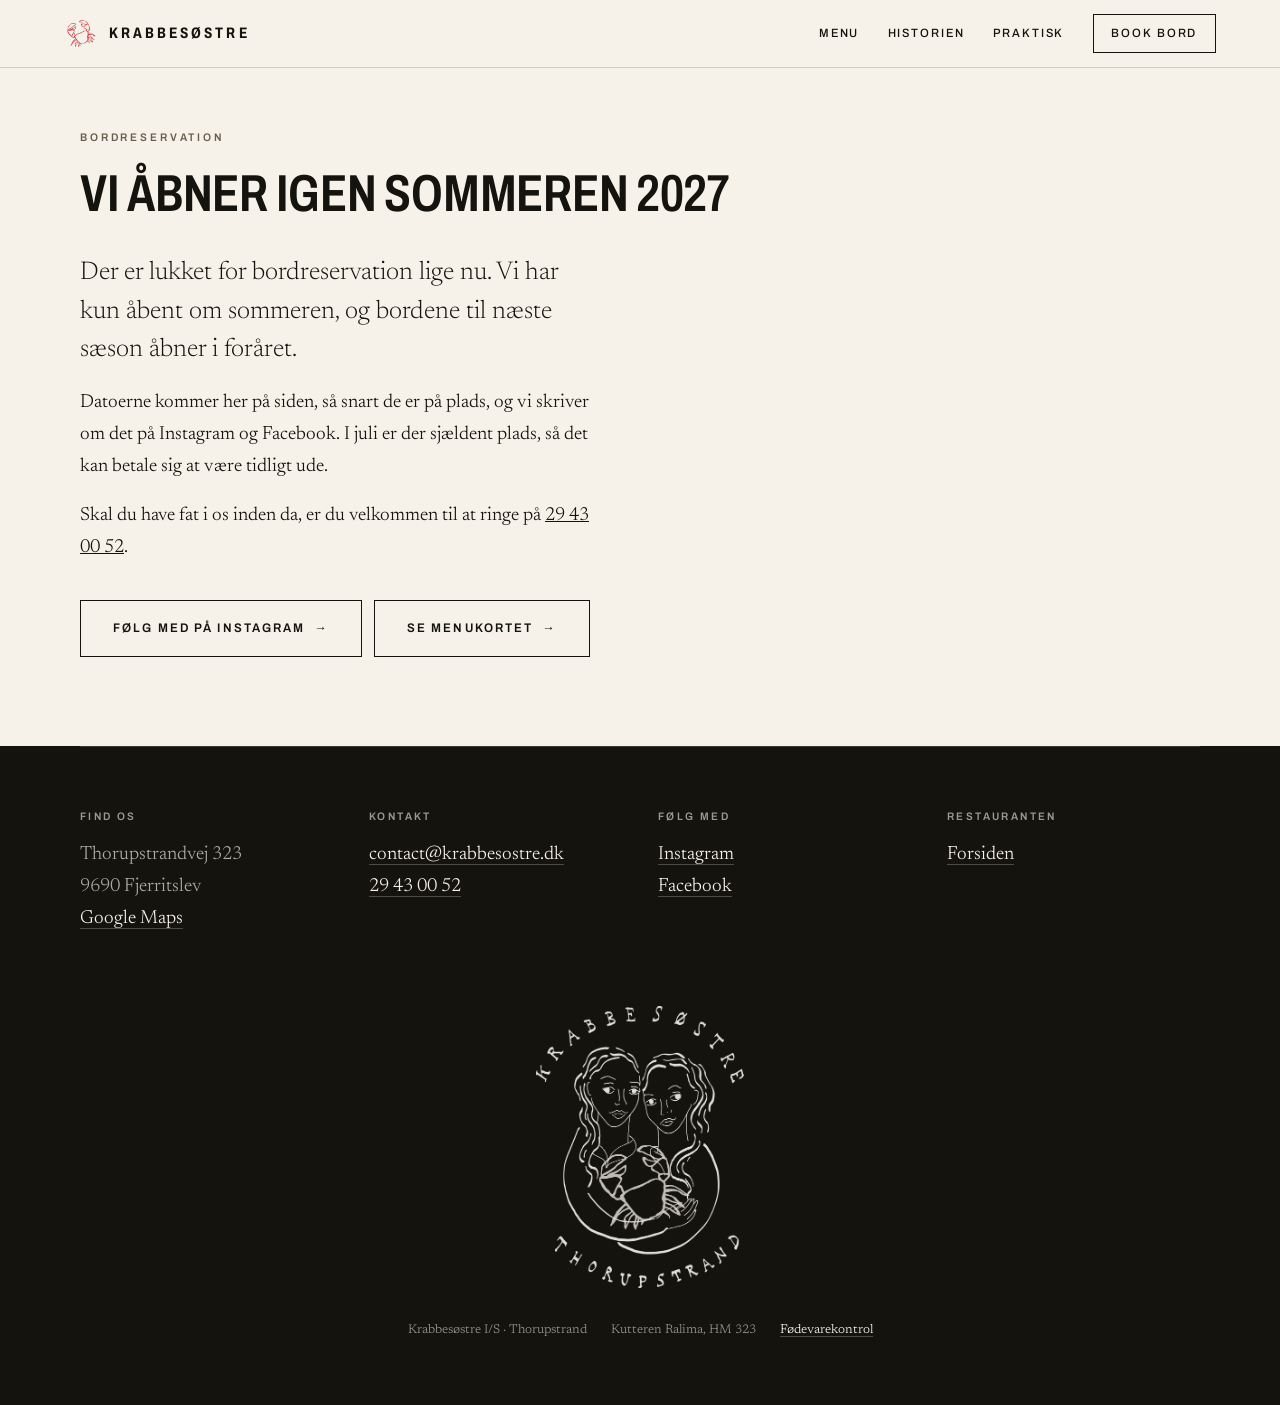
<file: bordreservation/index.html>
<!DOCTYPE html>
<html lang="da">
<head>
<meta charset="utf-8">
<meta name="viewport" content="width=device-width, initial-scale=1, viewport-fit=cover">
<title>Bordreservation | Krabbesøstre, Thorupstrand</title>
<meta name="description" content="Der er lukket for bordreservation. Krabbesøstre i Thorupstrand åbner igen sommeren 2027, og bordene åbner i foråret.">
<link rel="canonical" href="https://krabbesostre.dk/bordreservation/">
<!-- Siden er en henvisning, ikke indhold i sig selv. Den holdes ude af
     søgeresultaterne, så den ikke konkurrerer med forsiden på jeres eget navn.
     Når bordene åbner igen, sættes linjen til "index, follow". -->
<meta name="robots" content="noindex, follow">

<meta property="og:type" content="website">
<meta property="og:locale" content="da_DK">
<meta property="og:site_name" content="Krabbesøstre">
<meta property="og:title" content="Bordreservation hos Krabbesøstre">
<meta property="og:description" content="Der er lukket for bordreservation. Vi åbner igen sommeren 2027.">
<meta property="og:url" content="https://krabbesostre.dk/bordreservation/">
<meta property="og:image" content="https://krabbesostre.dk/billeder/og.jpg">
<meta property="og:image:type" content="image/jpeg">
<meta property="og:image:width" content="1200">
<meta property="og:image:height" content="630">
<meta property="og:image:alt" content="Dækket bord med krabbekløer, rejer og hvidvinsglas.">
<meta name="theme-color" content="#F6F2E9">

<link rel="preload" as="font" type="font/woff2" href="../fonts/archivo-var.woff2" crossorigin>
<link rel="preload" as="font" type="font/woff2" href="../fonts/newsreader-var.woff2" crossorigin>

<link rel="icon" type="image/png" sizes="64x64" href="../billeder/favicon.png">
<link rel="apple-touch-icon" href="../billeder/apple-touch-icon.png">

<link rel="stylesheet" href="../stil.css">
</head>
<body>
<a class="skip" href="#indhold">Spring til indhold</a>

<header class="header is-stuck">
  <a class="header__brand" href="../index.html" aria-label="Krabbesøstre, til forsiden">
    <span class="header__crab" aria-hidden="true">
      <img class="krabbe-lys" src="../billeder/krabbe-lys.webp" alt="" width="120" height="120">
      <img class="krabbe-rod" src="../billeder/krabbe.webp" alt="" width="120" height="120">
    </span>
    <span class="header__mark">Krabbesøstre</span>
  </a>
  <nav class="nav" aria-label="Hovedmenu">
    <a class="nav__menu" href="../index.html#menu">Menu</a>
    <a href="../index.html#historien">Historien</a>
    <a href="../index.html#praktisk">Praktisk</a>
    <a class="nav__book" href="." aria-current="page">Book bord</a>
  </nav>
</header>

<main id="indhold" class="enkel">
  <div class="wrap">
    <p class="eyebrow">Bordreservation</p>
    <h1>Vi åbner igen sommeren 2027</h1>

    <div class="besked">
      <p class="lede">Der er lukket for bordreservation lige nu. Vi har kun åbent om sommeren, og bordene til næste sæson åbner i foråret.</p>
      <p>Datoerne kommer her på siden, så snart de er på plads, og vi skriver om det på Instagram og Facebook. I juli er der sjældent plads, så det kan betale sig at være tidligt ude.</p>
      <p>Skal du have fat i os inden da, er du velkommen til at ringe på <a href="tel:+4529430052">29 43 00 52</a>.</p>
    </div>

    <div class="ark__links">
      <a class="btn btn--ghost" href="https://www.instagram.com/krabbesostre/" target="_blank" rel="noopener">Følg med på Instagram <span class="arw" aria-hidden="true">&rarr;</span></a>
      <a class="btn btn--ghost" href="../index.html">Se menukortet <span class="arw" aria-hidden="true">&rarr;</span></a>
    </div>
  </div>
</main>

<!-- ============ FOOTER ============ -->
<footer class="footer">
  <div class="wrap">
    <div class="footer__top">
      <div>
        <h3>Find os</h3>
        <p>Thorupstrandvej 323<br>9690 Fjerritslev<br>
          <a href="https://www.google.com/maps/search/?api=1&amp;query=Thorupstrandvej+323%2C+9690+Fjerritslev" target="_blank" rel="noopener">Google Maps</a></p>
      </div>
      <div>
        <h3>Kontakt</h3>
        <p><a href="mailto:contact@krabbesostre.dk">contact@krabbesostre.dk</a><br>
           <a href="tel:+4529430052">29 43 00 52</a></p>
      </div>
      <div>
        <h3>Følg med</h3>
        <p><a href="https://www.instagram.com/krabbesostre/" target="_blank" rel="noopener">Instagram</a><br>
           <a href="https://www.facebook.com/profile.php?id=61577017515069" target="_blank" rel="noopener">Facebook</a></p>
      </div>
      <div>
        <h3>Restauranten</h3>
        <p><a href="../index.html">Forsiden</a></p>
      </div>
    </div>

    <img class="footer__logo" src="../billeder/logo-lys.webp" alt="" width="460" height="623" loading="lazy" aria-hidden="true">

    <div class="footer__legal">
      <span>Krabbesøstre I/S &middot; Thorupstrand</span>
      <span>Kutteren Ralima, HM 323</span>
      <span><a href="../kontrolrapport.html">Fødevarekontrol</a></span>
    </div>
  </div>
</footer>
</body>
</html>
</file>
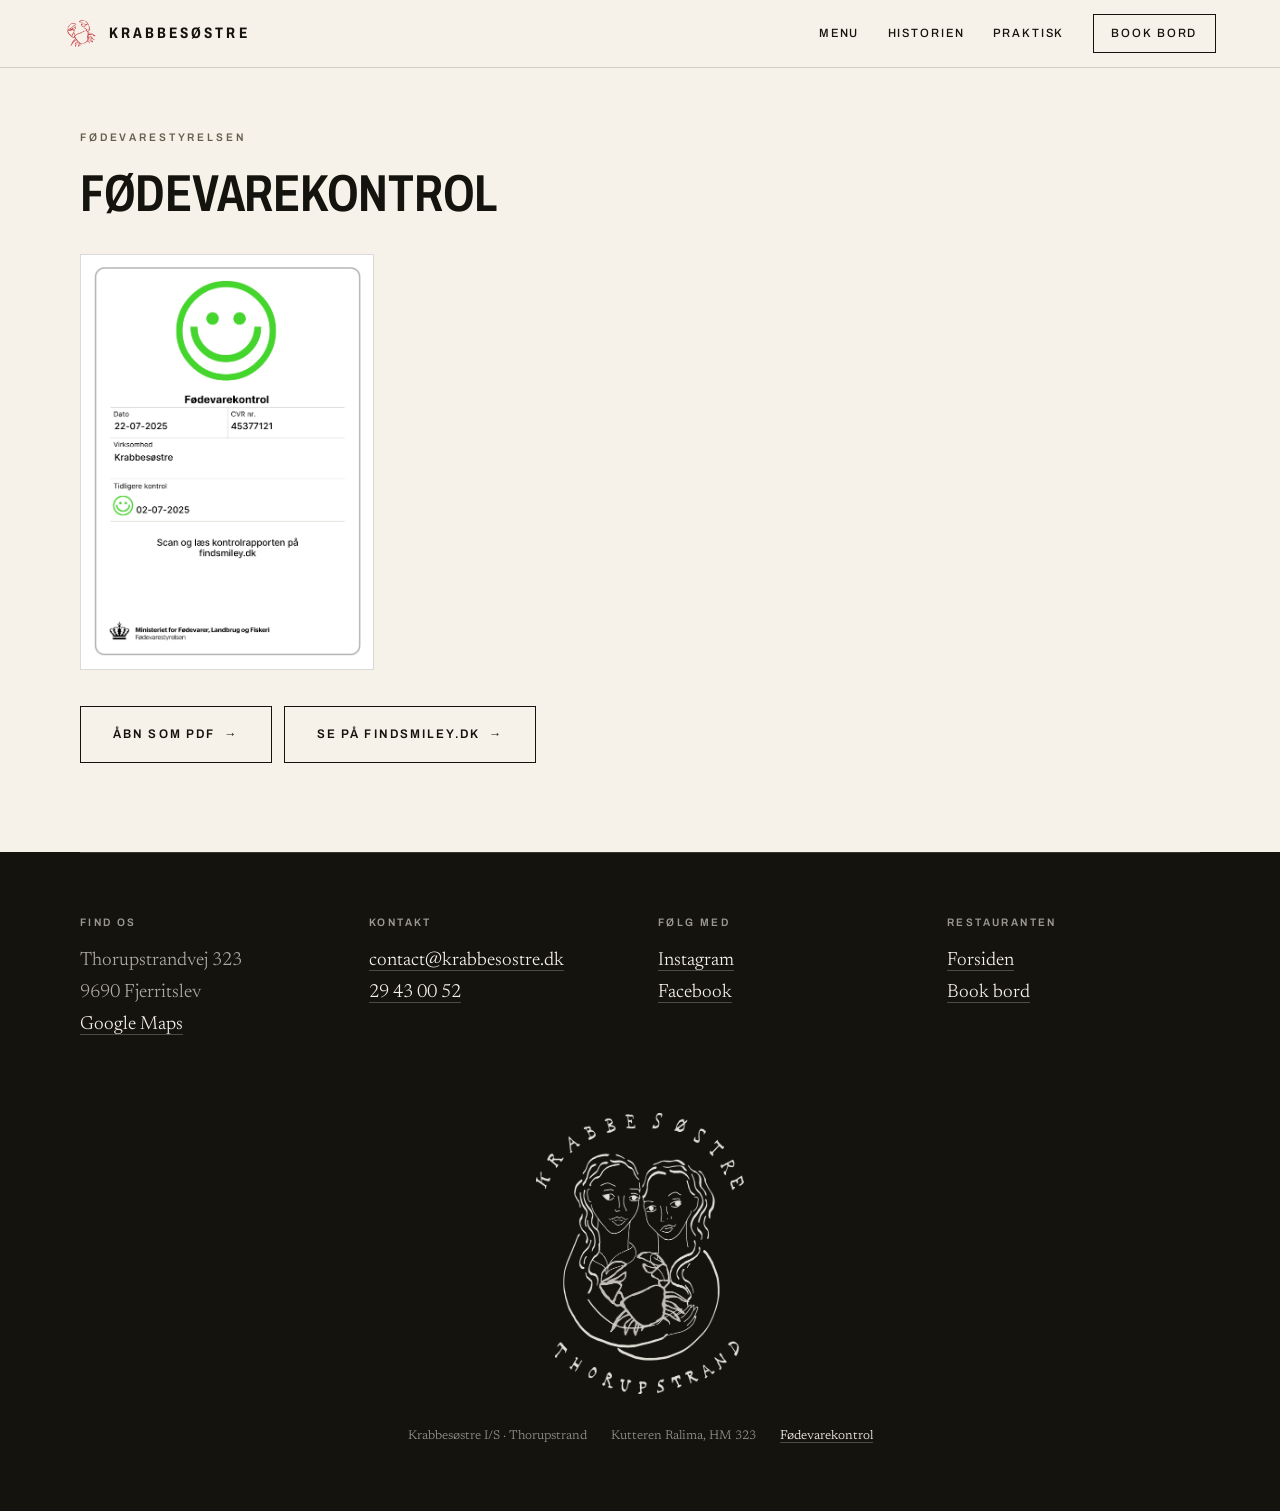
<file: kontrolrapport.html>
<!DOCTYPE html>
<html lang="da">
<head>
<meta charset="utf-8">
<meta name="viewport" content="width=device-width, initial-scale=1, viewport-fit=cover">
<title>Fødevarekontrol | Krabbesøstre, Thorupstrand</title>
<meta name="description" content="Seneste kontrolrapport fra Fødevarestyrelsen for Krabbesøstre, Thorupstrandvej 323, 9690 Fjerritslev.">
<link rel="canonical" href="https://krabbesostre.dk/kontrolrapport.html">
<meta name="robots" content="index, follow">

<meta property="og:type" content="website">
<meta property="og:locale" content="da_DK">
<meta property="og:site_name" content="Krabbesøstre">
<meta property="og:title" content="Fødevarekontrol hos Krabbesøstre">
<meta property="og:description" content="Seneste kontrolrapport fra Fødevarestyrelsen for Krabbesøstre, Thorupstrand.">
<meta property="og:url" content="https://krabbesostre.dk/kontrolrapport.html">
<meta property="og:image" content="https://krabbesostre.dk/billeder/og.jpg">
<meta property="og:image:type" content="image/jpeg">
<meta property="og:image:width" content="1200">
<meta property="og:image:height" content="630">
<meta property="og:image:alt" content="Dækket bord med krabbekløer, rejer og hvidvinsglas.">
<meta name="theme-color" content="#F6F2E9">

<link rel="preload" as="font" type="font/woff2" href="fonts/archivo-var.woff2" crossorigin>
<link rel="preload" as="font" type="font/woff2" href="fonts/newsreader-var.woff2" crossorigin>

<link rel="icon" type="image/png" sizes="64x64" href="billeder/favicon.png">
<link rel="apple-touch-icon" href="billeder/apple-touch-icon.png">

<link rel="stylesheet" href="stil.css">
</head>
<body>
<a class="skip" href="#indhold">Spring til indhold</a>

<header class="header is-stuck">
  <a class="header__brand" href="index.html" aria-label="Krabbesøstre, til forsiden">
    <span class="header__crab" aria-hidden="true">
      <img class="krabbe-lys" src="billeder/krabbe-lys.webp" alt="" width="120" height="120">
      <img class="krabbe-rod" src="billeder/krabbe.webp" alt="" width="120" height="120">
    </span>
    <span class="header__mark">Krabbesøstre</span>
  </a>
  <nav class="nav" aria-label="Hovedmenu">
    <a class="nav__menu" href="index.html#menu">Menu</a>
    <a href="index.html#historien">Historien</a>
    <a href="index.html#praktisk">Praktisk</a>
    <a class="nav__book" href="bordreservation/">Book bord</a>
  </nav>
</header>

<main id="indhold" class="enkel">
  <div class="wrap">
    <p class="eyebrow">Fødevarestyrelsen</p>
    <h1>Fødevarekontrol</h1>

    <figure class="ark">
      <a href="dokumenter/kontrolrapport.pdf" target="_blank" rel="noopener" aria-label="Åbn kontrolrapporten som PDF i fuld størrelse">
        <img src="billeder/kontrolrapport.webp"
             alt="Kontrolrapport fra Fødevarestyrelsen for Krabbesøstre, CVR 45377121. Kontrol den 22. juli 2025 med glad smiley. Tidligere kontrol den 2. juli 2025, også glad smiley."
             width="1259" height="1786">
      </a>
    </figure>

    <div class="ark__links">
      <a class="btn btn--ghost" href="dokumenter/kontrolrapport.pdf" target="_blank" rel="noopener">Åbn som PDF <span class="arw" aria-hidden="true">&rarr;</span></a>
      <a class="btn btn--ghost" href="https://www.findsmiley.dk/app/1488547" target="_blank" rel="noopener">Se på findsmiley.dk <span class="arw" aria-hidden="true">&rarr;</span></a>
    </div>
  </div>
</main>

<!-- ============ FOOTER ============ -->
<footer class="footer">
  <div class="wrap">
    <div class="footer__top">
      <div>
        <h3>Find os</h3>
        <p>Thorupstrandvej 323<br>9690 Fjerritslev<br>
          <a href="https://www.google.com/maps/search/?api=1&amp;query=Thorupstrandvej+323%2C+9690+Fjerritslev" target="_blank" rel="noopener">Google Maps</a></p>
      </div>
      <div>
        <h3>Kontakt</h3>
        <p><a href="mailto:contact@krabbesostre.dk">contact@krabbesostre.dk</a><br>
           <a href="tel:+4529430052">29 43 00 52</a></p>
      </div>
      <div>
        <h3>Følg med</h3>
        <p><a href="https://www.instagram.com/krabbesostre/" target="_blank" rel="noopener">Instagram</a><br>
           <a href="https://www.facebook.com/profile.php?id=61577017515069" target="_blank" rel="noopener">Facebook</a></p>
      </div>
      <div>
        <h3>Restauranten</h3>
        <p><a href="index.html">Forsiden</a><br>
           <a href="bordreservation/">Book bord</a></p>
      </div>
    </div>

    <img class="footer__logo" src="billeder/logo-lys.webp" alt="" width="460" height="623" loading="lazy" aria-hidden="true">

    <div class="footer__legal">
      <span>Krabbesøstre I/S &middot; Thorupstrand</span>
      <span>Kutteren Ralima, HM 323</span>
      <span><a href="kontrolrapport.html">Fødevarekontrol</a></span>
    </div>
  </div>
</footer>
</body>
</html>
</file>
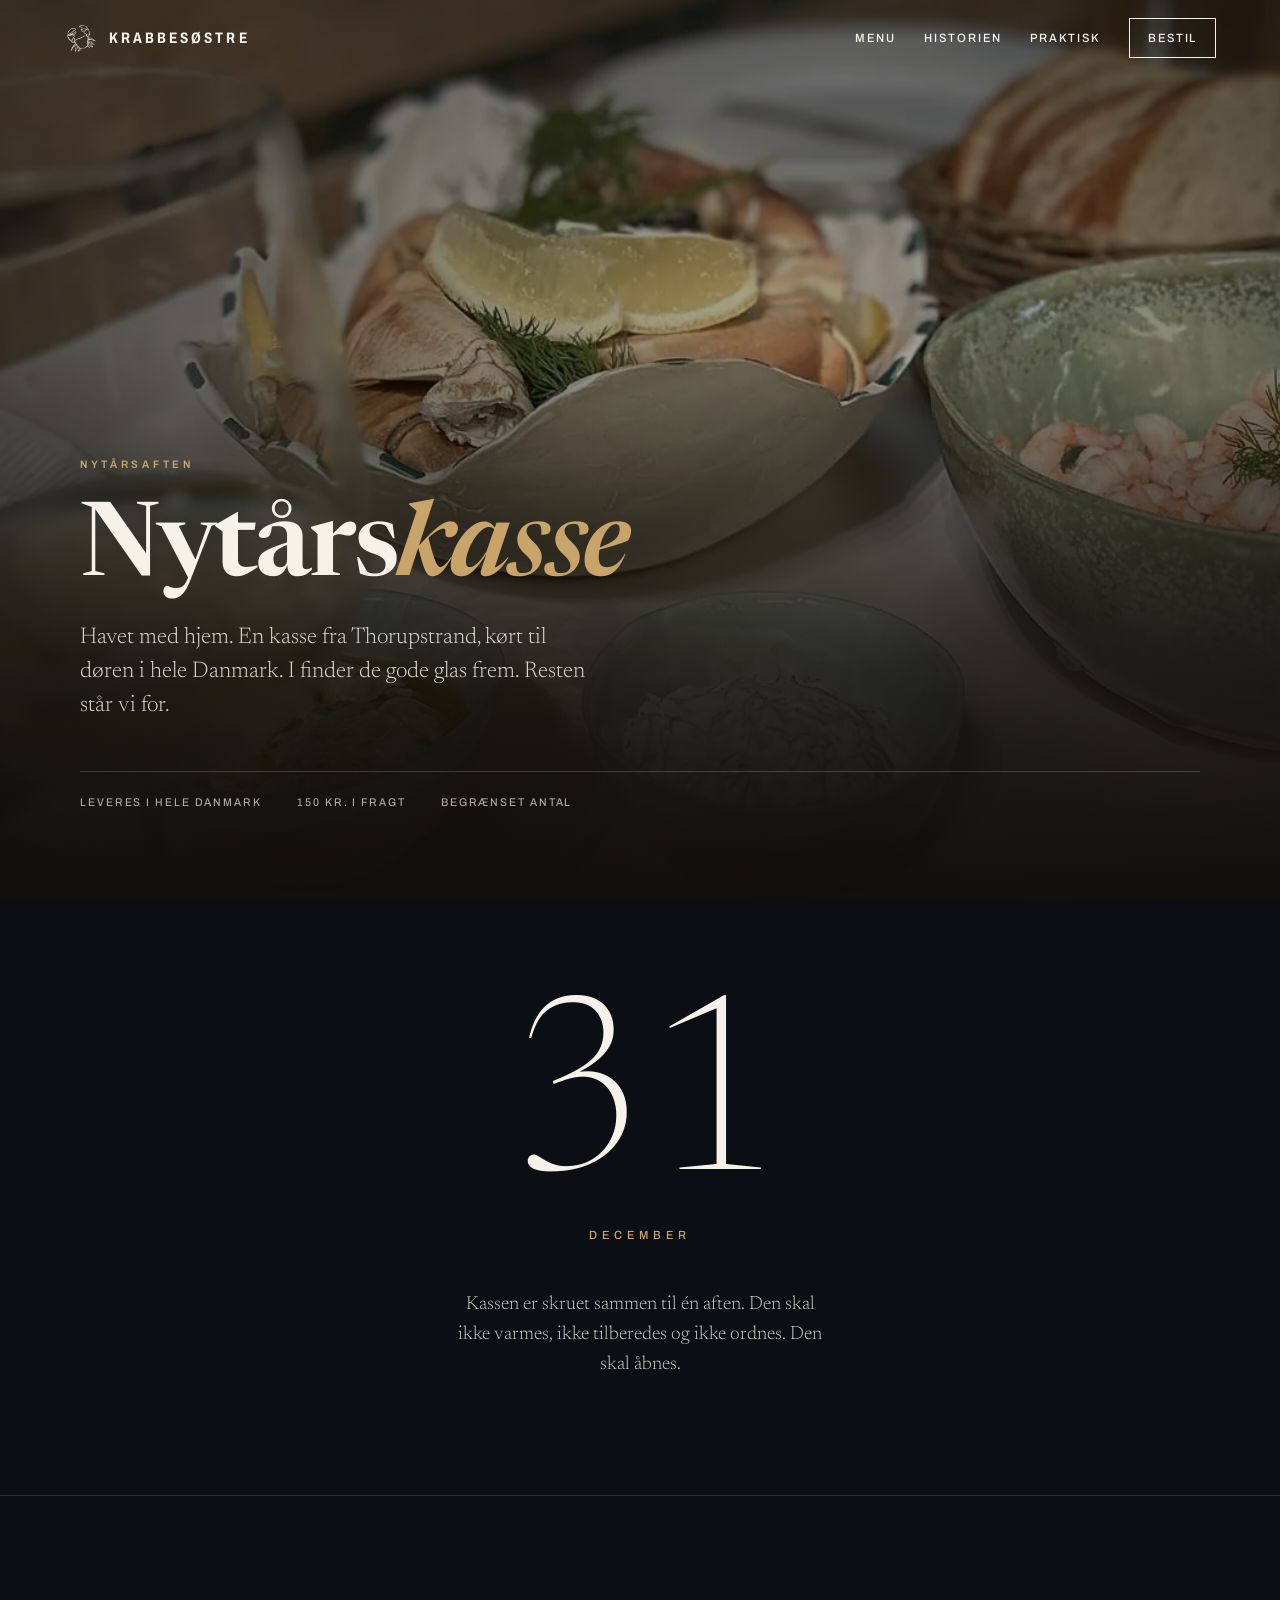
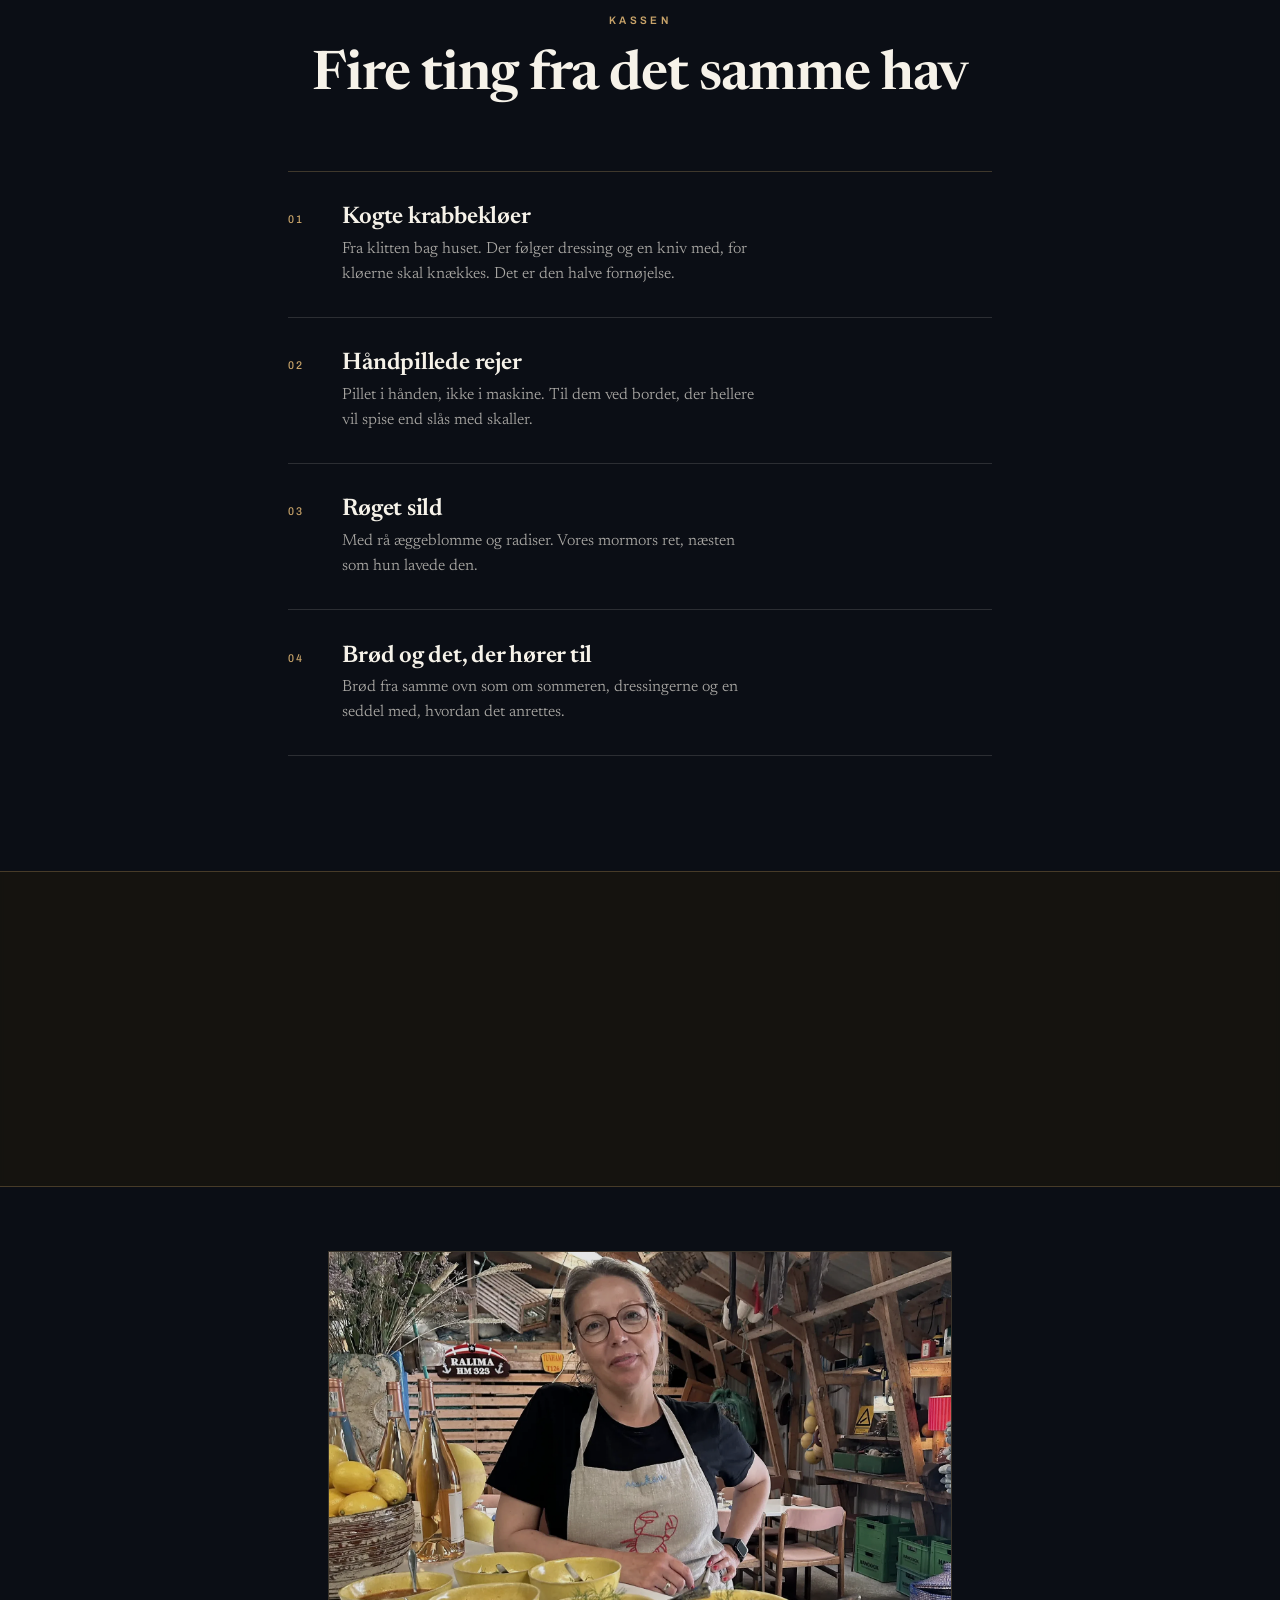
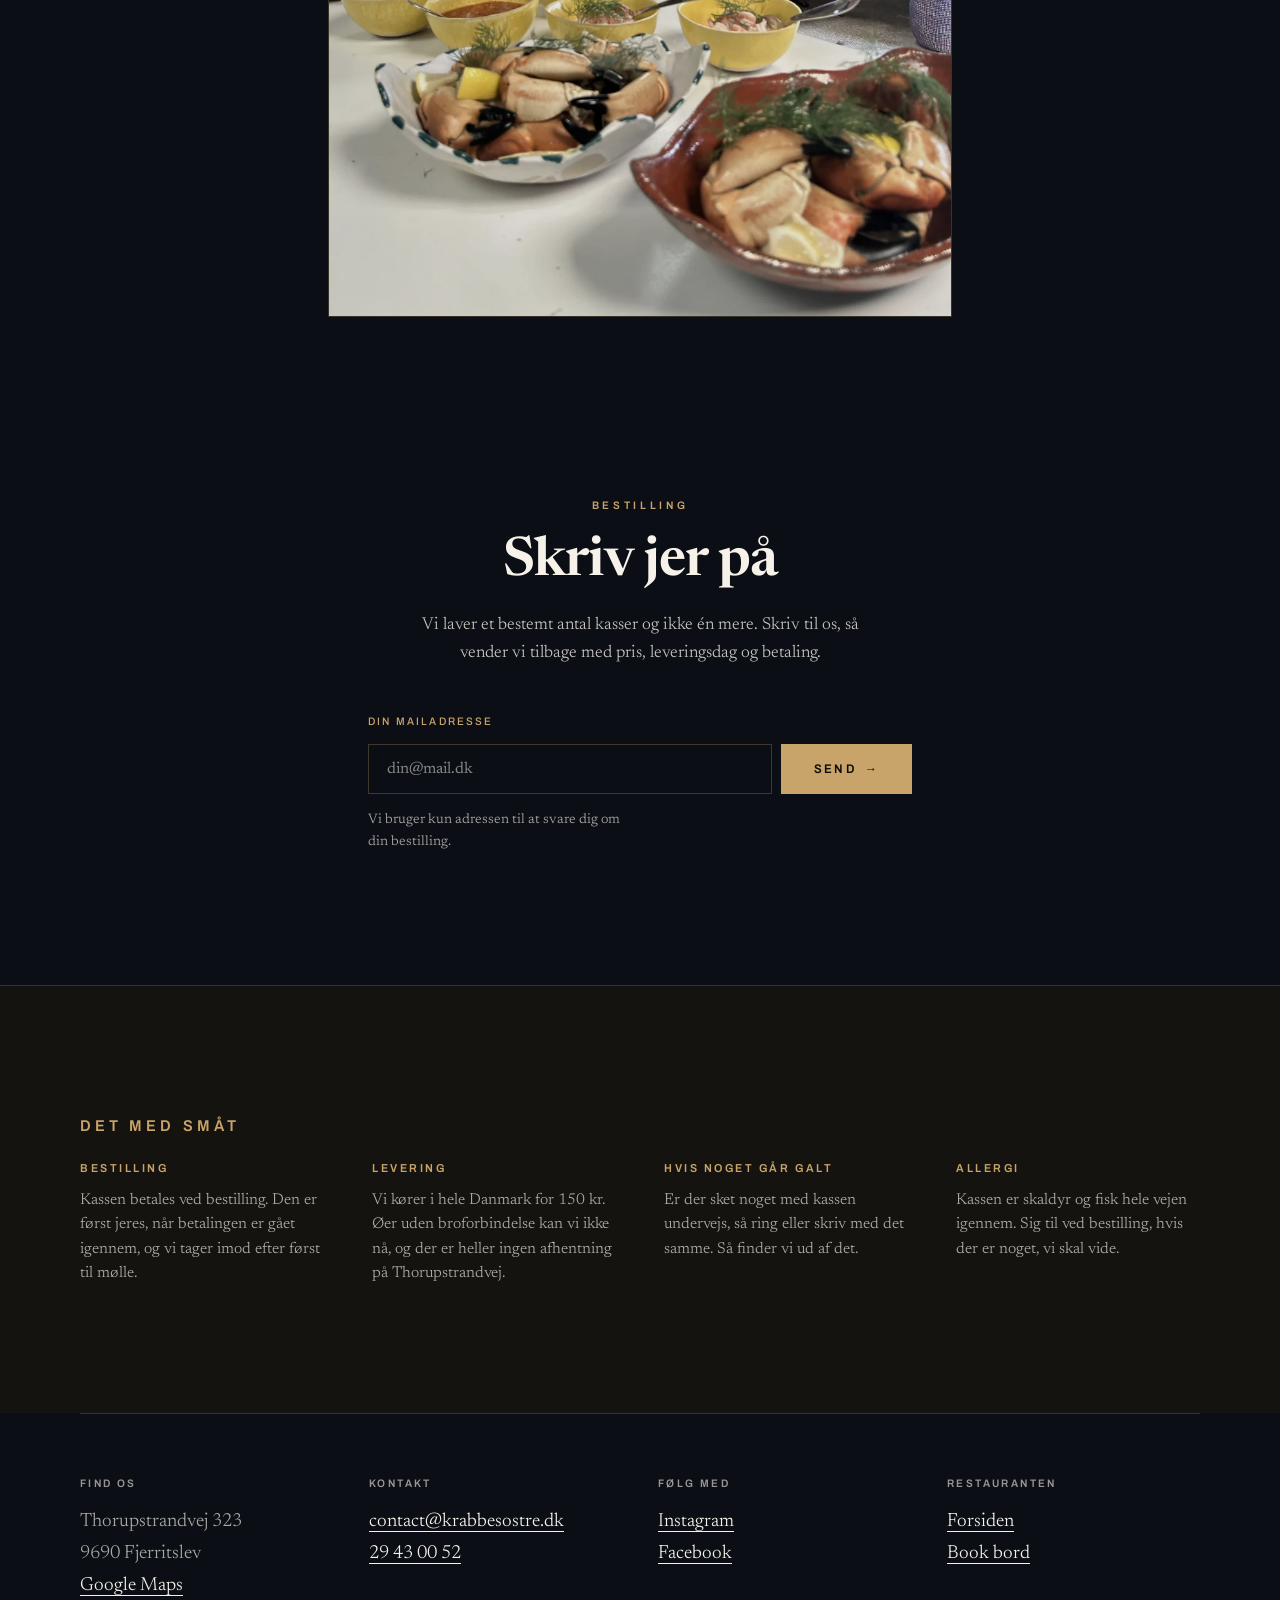
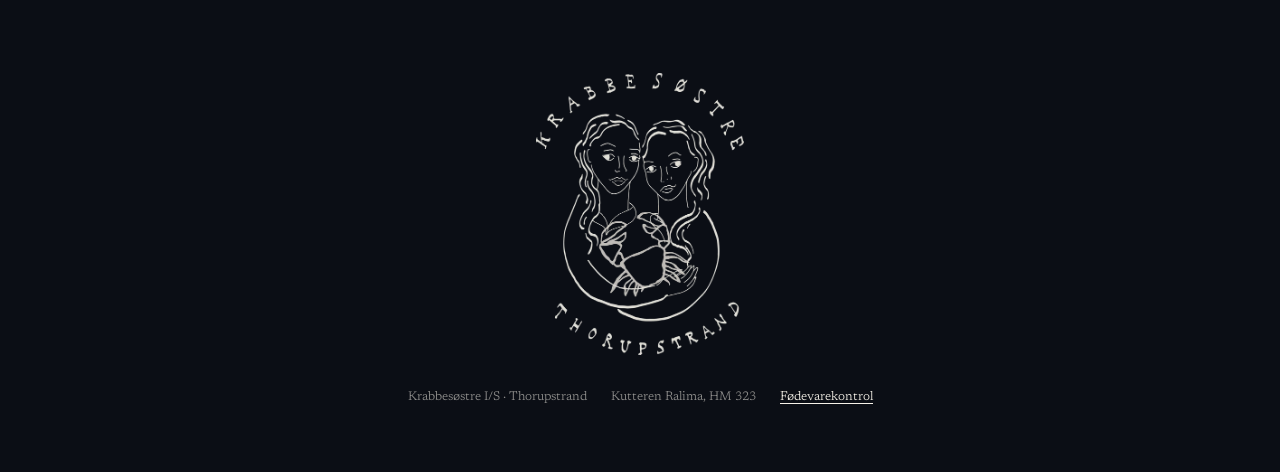
<file: nytaarskasse.html>
<!DOCTYPE html>
<html lang="da">
<head>
<meta charset="utf-8">
<meta name="viewport" content="width=device-width, initial-scale=1, viewport-fit=cover">
<title>Nytårskassen | Krabbesøstre, Thorupstrand</title>
<meta name="description" content="Krabbekløer, håndpillede rejer og røget sild fra Thorupstrand, leveret til døren i hele Danmark inden nytårsaften.">
<link rel="canonical" href="https://krabbesostre.dk/nytaarskasse.html">
<!-- Kassen er ikke aktuel, så siden holdes ude af søgemaskinerne. Den er
     ikke slettet og kan stadig nås direkte, hvis nogen har gemt linket.
     Skal den frem igen, sættes linjen til "index, follow". -->
<meta name="robots" content="noindex, follow">

<meta property="og:type" content="website">
<meta property="og:locale" content="da_DK">
<meta property="og:site_name" content="Krabbesøstre">
<meta property="og:title" content="Nytårskassen fra Krabbesøstre">
<meta property="og:description" content="Havet fra Thorupstrand, leveret til bordet den 31. december.">
<meta property="og:url" content="https://krabbesostre.dk/nytaarskasse.html">
<meta property="og:image" content="https://krabbesostre.dk/billeder/og.jpg">
<meta property="og:image:type" content="image/jpeg">
<meta property="og:image:width" content="1200">
<meta property="og:image:height" content="630">
<meta property="og:image:alt" content="Dækket bord med krabbekløer, rejer og hvidvinsglas.">
<meta name="twitter:card" content="summary_large_image">
<meta name="theme-color" content="#0B0E15">

<link rel="preload" as="font" type="font/woff2" href="fonts/newsreader-var.woff2" crossorigin>
<link rel="preload" as="font" type="font/woff2" href="fonts/archivo-var.woff2" crossorigin>
<link rel="preload" as="image" href="billeder/bord-bred.webp">

<link rel="icon" type="image/png" sizes="64x64" href="billeder/favicon.png">
<link rel="apple-touch-icon" href="billeder/apple-touch-icon.png">

<link rel="stylesheet" href="stil.css">
</head>
<body>
<style>body{background:#0B0E15}</style>
<canvas class="stjerner" id="stjerner" aria-hidden="true"></canvas>
<a class="skip" href="#indhold">Spring til indhold</a>

<header class="header header--nat" id="header">
  <a class="header__brand" href="index.html" aria-label="Krabbesøstre, til forsiden">
    <span class="header__crab" aria-hidden="true">
      <img class="krabbe-lys" src="billeder/krabbe-lys.webp" alt="" width="120" height="120">
      <img class="krabbe-rod" src="billeder/krabbe.webp" alt="" width="120" height="120">
    </span>
    <span class="header__mark">Krabbesøstre</span>
  </a>
  <nav class="nav" aria-label="Hovedmenu">
    <a class="nav__menu" href="index.html#menu">Menu</a>
    <a href="index.html#historien">Historien</a>
    <a href="index.html#praktisk">Praktisk</a>
    <a class="nav__book" href="#bestil">Bestil</a>
  </nav>
</header>

<main id="indhold" class="nat">

<!-- ============ TOPBILLEDE ============ -->
<section class="natshero" id="top">
  <div class="natshero__media">
    <img src="billeder/bord-bred.webp" alt="Dækket bord med hvidvinsglas, krabbekløer, rejer og dressinger på hvid dug." fetchpriority="high" width="1800" height="791">
  </div>
  <div class="natshero__inner">
    <p class="natshero__mark">Nytårsaften</p>
    <h1>Nytårs<em>kasse</em></h1>
    <p class="natshero__lede">Havet med hjem. En kasse fra Thorupstrand, kørt til døren i hele Danmark. I finder de gode glas frem. Resten står vi for.</p>
    <div class="natshero__fod">
      <span>Leveres i hele Danmark</span>
      <span>150 kr. i fragt</span>
      <span>Begrænset antal</span>
    </div>
  </div>
</section>

<!-- ============ DATOEN ============ -->
<section class="dato">
  <div class="wrap">
    <span class="dato__tal rv">31</span>
    <span class="dato__maaned rv">December</span>
    <p class="dato__linje rv">Kassen er skruet sammen til én aften. Den skal ikke varmes, ikke tilberedes og ikke ordnes. Den skal åbnes.</p>
  </div>
</section>

<!-- ============ KASSEN ============ -->
<section class="section kassen" id="kassen">
  <div class="wrap">
    <div class="kassen__hoved">
      <p class="rv">Kassen</p>
      <h2 class="rv">Fire ting fra det samme hav</h2>
    </div>

    <!-- Indholdet er bygget på retterne fra menukortet. Ret det, når I ved,
         hvad kassen faktisk skal rumme. -->
    <ol class="kort-liste rv">
      <li>
        <b>01</b>
        <div>
          <h3>Kogte krabbekløer</h3>
          <p>Fra klitten bag huset. Der følger dressing og en kniv med, for kløerne skal knækkes. Det er den halve fornøjelse.</p>
        </div>
      </li>
      <li>
        <b>02</b>
        <div>
          <h3>Håndpillede rejer</h3>
          <p>Pillet i hånden, ikke i maskine. Til dem ved bordet, der hellere vil spise end slås med skaller.</p>
        </div>
      </li>
      <li>
        <b>03</b>
        <div>
          <h3>Røget sild</h3>
          <p>Med rå æggeblomme og radiser. Vores mormors ret, næsten som hun lavede den.</p>
        </div>
      </li>
      <li>
        <b>04</b>
        <div>
          <h3>Brød og det, der hører til</h3>
          <p>Brød fra samme ovn som om sommeren, dressingerne og en seddel med, hvordan det anrettes.</p>
        </div>
      </li>
    </ol>
  </div>
</section>

<!-- ============ LEVERING ============ -->
<section class="levering" aria-labelledby="lev-titel">
  <div class="wrap">
    <h2 id="lev-titel" class="visuelt-skjult" style="position:absolute;left:-9999px">Levering</h2>
    <dl class="levering__grid rv">
      <div>
        <dt>Hvorhen</dt>
        <dd>Hele Danmark<small>Øer uden broforbindelse kan vi desværre ikke nå.</small></dd>
      </div>
      <div>
        <dt>Fragt</dt>
        <dd>150 kr.<small>Samme pris, uanset hvor i landet I bor.</small></dd>
      </div>
      <div>
        <dt>Hvornår</dt>
        <dd>Inden nytårsaften<small>Vi sender dag og tidsrum, når bestillingen er på plads.</small></dd>
      </div>
    </dl>
  </div>
</section>

<!-- ============ BÅND ============ -->
<figure class="band rv" style="margin:0">
  <img src="billeder/anretning.webp" alt="Maiken ved det dækkede bord med skåle af suppe og rejer og et fad krabbekløer i redskabsskuret." loading="lazy" width="1800" height="1920">
</figure>

<!-- ============ BESTILLING ============ -->
<section class="section bestil" id="bestil">
  <div class="wrap">
    <p class="natshero__mark rv" style="margin-bottom:1.2rem">Bestilling</p>
    <h2 class="rv">Skriv jer på</h2>
    <p class="bestil__lede rv">Vi laver et bestemt antal kasser og ikke én mere. Skriv til os, så vender vi tilbage med pris, leveringsdag og betaling.</p>

    <div class="rv">
      <form class="signup" id="bestilling" novalidate>
        <label class="signup__label" for="email">Din mailadresse</label>
        <div class="signup__field">
          <input type="email" id="email" name="email" placeholder="din@mail.dk" required autocomplete="email">
          <button class="btn btn--messing" type="submit">Send <span class="arw" aria-hidden="true">&rarr;</span></button>
        </div>
        <p class="signup__note">Vi bruger kun adressen til at svare dig om din bestilling.</p>
        <p class="signup__ok" role="status">Tak. Vi vender tilbage hurtigst muligt.</p>
      </form>
    </div>
  </div>
</section>

<!-- ============ DET MED SMÅT ============ -->
<section class="section smaat smaat--nat">
  <div class="wrap">
    <p class="eyebrow rv">Det med småt</p>
    <div class="smaat__grid rv">
      <div>
        <h3>Bestilling</h3>
        <p>Kassen betales ved bestilling. Den er først jeres, når betalingen er gået igennem, og vi tager imod efter først til mølle.</p>
      </div>
      <div>
        <h3>Levering</h3>
        <p>Vi kører i hele Danmark for 150 kr. Øer uden broforbindelse kan vi ikke nå, og der er heller ingen afhentning på Thorupstrandvej.</p>
      </div>
      <div>
        <h3>Hvis noget går galt</h3>
        <p>Er der sket noget med kassen undervejs, så ring eller skriv med det samme. Så finder vi ud af det.</p>
      </div>
      <div>
        <h3>Allergi</h3>
        <p>Kassen er skaldyr og fisk hele vejen igennem. Sig til ved bestilling, hvis der er noget, vi skal vide.</p>
      </div>
    </div>
  </div>
</section>

</main>

<!-- ============ FOOTER ============ -->
<footer class="footer footer--nat">
  <div class="wrap">
    <div class="footer__top">
      <div>
        <h3>Find os</h3>
        <p>Thorupstrandvej 323<br>9690 Fjerritslev<br>
          <a href="https://www.google.com/maps/search/?api=1&amp;query=Thorupstrandvej+323%2C+9690+Fjerritslev" target="_blank" rel="noopener">Google Maps</a></p>
      </div>
      <div>
        <h3>Kontakt</h3>
        <!-- TODO: bekræft at contact@krabbesostre.dk er den rigtige mailadresse -->
        <p><a href="mailto:contact@krabbesostre.dk">contact@krabbesostre.dk</a><br>
           <a href="tel:+4529430052">29 43 00 52</a></p>
      </div>
      <div>
        <h3>Følg med</h3>
        <p><a href="https://www.instagram.com/krabbesostre/" target="_blank" rel="noopener">Instagram</a><br>
           <a href="https://www.facebook.com/profile.php?id=61577017515069" target="_blank" rel="noopener">Facebook</a></p>
      </div>
      <div>
        <h3>Restauranten</h3>
        <p><a href="index.html">Forsiden</a><br>
           <a href="bordreservation/">Book bord</a></p>
      </div>
    </div>

    <img class="footer__logo" src="billeder/logo-lys.webp" alt="" width="460" height="623" loading="lazy" aria-hidden="true">

    <div class="footer__legal">
      <span>Krabbesøstre I/S &middot; Thorupstrand</span>
      <span>Kutteren Ralima, HM 323</span>
      <span><a href="kontrolrapport.html">Fødevarekontrol</a></span>
    </div>
  </div>
</footer>

<script>
(function(){
  "use strict";

  var header = document.getElementById("header");
  var hero = document.getElementById("top");
  if (header && hero && "IntersectionObserver" in window) {
    new IntersectionObserver(function(entries){
      header.classList.toggle("is-stuck", !entries[0].isIntersecting);
    }, {rootMargin: "-80% 0px 0px 0px"}).observe(hero);
  }

  var items = document.querySelectorAll(".rv");
  var reduce = window.matchMedia("(prefers-reduced-motion: reduce)").matches;
  if (reduce || !("IntersectionObserver" in window)) {
    items.forEach(function(el){ el.classList.add("in"); });
  } else {
    var io = new IntersectionObserver(function(entries){
      entries.forEach(function(e, i){
        if (e.isIntersecting){
          e.target.style.transitionDelay = Math.min(i * 90, 360) + "ms";
          e.target.classList.add("in");
          io.unobserve(e.target);
        }
      });
    }, {rootMargin: "0px 0px -12% 0px", threshold: 0.06});
    items.forEach(function(el){ io.observe(el); });
  }

  /* Blid parallakse paa topbilledet. Billedet er skaleret en anelse op,
     saa der aldrig opstaar en kant, naar det glider. */
  var topBillede = document.querySelector(".natshero__media img");
  if (topBillede && !reduce) {
    var venter = false;
    addEventListener("scroll", function(){
      if (venter) return;
      venter = true;
      requestAnimationFrame(function(){
        var y = window.scrollY;
        if (y < innerHeight * 1.3) {
          topBillede.style.transform = "translateY(" + (y * 0.16).toFixed(1) + "px) scale(1.07)";
        }
        venter = false;
      });
    }, {passive: true});
  }

  /* Stjernestøv. Et lærred bag hele siden med en kølig nathimmel foroven,
     levende lys forneden og et fint drys af blinkende korn. Er reduceret
     bevægelse slået til, tegnes billedet én gang og står stille. */
  var laerred = document.getElementById("stjerner");
  if (laerred && laerred.getContext) {
    var ctx = laerred.getContext("2d");
    var dpr = Math.min(window.devicePixelRatio || 1, 2);
    var b, h, korn = [], gloed = [], start = 0;

    function saetOp(){
      b = laerred.width  = Math.round(innerWidth  * dpr);
      h = laerred.height = Math.round(innerHeight * dpr);
      laerred.style.width  = innerWidth  + "px";
      laerred.style.height = innerHeight + "px";
      var antal = Math.round(Math.min(innerWidth, 1800) * innerHeight / 5000);
      korn = [];
      for (var i = 0; i < antal; i++){
        korn.push({
          x: Math.random() * b,
          y: Math.random() * h,
          r: (Math.random() * 1.15 + 0.34) * dpr,
          a: Math.random() * 0.52 + 0.18,
          stor: Math.random() < 0.05,
          f: Math.random() * 0.9 + 0.22,
          p: Math.random() * Math.PI * 2,
          d: (Math.random() * 0.14 + 0.02) * dpr,
          varm: Math.random() < 0.36
        });
      }
      gloed = [
        {x:.16, y:.20, r:.62, a:.070},
        {x:.80, y:.58, r:.68, a:.055},
        {x:.46, y:.92, r:.55, a:.045}
      ];
    }

    function tegn(tid){
      ctx.clearRect(0, 0, b, h);

      var v = ctx.createLinearGradient(0, 0, 0, h);
      v.addColorStop(0,   "#0B0E15");
      v.addColorStop(.52, "#0E0C09");
      v.addColorStop(1,   "#16100A");
      ctx.fillStyle = v;
      ctx.fillRect(0, 0, b, h);

      for (var g = 0; g < gloed.length; g++){
        var l = gloed[g];
        var rad = ctx.createRadialGradient(l.x*b, l.y*h, 0, l.x*b, l.y*h, l.r*h);
        rad.addColorStop(0,  "rgba(201,164,106," + l.a + ")");
        rad.addColorStop(1,  "rgba(201,164,106,0)");
        ctx.fillStyle = rad;
        ctx.fillRect(0, 0, b, h);
      }

      var t = tid / 1000;
      var rul = (window.scrollY || 0) * 0.06 * dpr;
      for (var i = 0; i < korn.length; i++){
        var k = korn[i];
        var y = k.y - (t * k.d * 10) - rul;
        y = ((y % h) + h) % h;
        var blink = 0.55 + 0.45 * Math.sin(t * k.f + k.p);
        var styrke = (k.a * blink);
        if (k.stor) {
          var halo = ctx.createRadialGradient(k.x, y, 0, k.x, y, k.r * 7);
          halo.addColorStop(0, "rgba(226,205,168," + (styrke * 0.5).toFixed(3) + ")");
          halo.addColorStop(1, "rgba(226,205,168,0)");
          ctx.fillStyle = halo;
          ctx.beginPath();
          ctx.arc(k.x, y, k.r * 7, 0, Math.PI * 2);
          ctx.fill();
        }
        ctx.beginPath();
        ctx.arc(k.x, y, k.stor ? k.r * 1.5 : k.r, 0, Math.PI * 2);
        ctx.fillStyle = k.varm
          ? "rgba(219,190,143," + styrke.toFixed(3) + ")"
          : "rgba(240,243,250," + styrke.toFixed(3) + ")";
        ctx.fill();
      }
    }

    saetOp();
    if (reduce) {
      tegn(0);
      addEventListener("resize", function(){ saetOp(); tegn(0); });
    } else {
      (function løkke(tid){ tegn(tid); requestAnimationFrame(løkke); })(0);
      var vent;
      addEventListener("resize", function(){
        clearTimeout(vent); vent = setTimeout(saetOp, 180);
      });
    }
  }

  /* Betaling.
     Sæt BETALING_NYTAAR til jeres betalingslink (Stripe Payment Link eller
     MobilePay MyShop). Saa snart det er udfyldt, sender knappen gaesten
     direkte til betaling. Er det tomt, gaar bestillingen gennem formularen. */
  var BETALING_NYTAAR = "";
  var ENDPOINT = "";
  var MAIL_TO  = "contact@krabbesostre.dk";

  var form = document.getElementById("bestilling");
  if (form) {
    form.addEventListener("submit", function(ev){
      ev.preventDefault();
      var input = form.querySelector("input[type=email]");
      if (!input.value || input.validity.typeMismatch || input.value.indexOf("@") < 0) {
        input.focus();
        input.setCustomValidity("Skriv venligst en gyldig mailadresse");
        input.reportValidity();
        return;
      }
      input.setCustomValidity("");
      if (BETALING_NYTAAR) { window.location.href = BETALING_NYTAAR; return; }
      if (ENDPOINT) {
        fetch(ENDPOINT, {method:"POST", body:new FormData(form), mode:"no-cors"}).then(faerdig).catch(faerdig);
      } else {
        window.location.href = "mailto:" + MAIL_TO +
          "?subject=" + encodeURIComponent("Bestilling af nytårskasse") +
          "&body=" + encodeURIComponent("Hej Krabbesøstre\n\nJeg vil gerne bestille en nytårskasse.\n\nAntal:\nLeveringsadresse:\n\nMin mail: " + input.value);
        faerdig();
      }
      function faerdig(){ form.classList.add("is-done"); input.value = ""; }
    });
  }
})();
</script>
<script type="application/ld+json">
{
  "@context":"https://schema.org",
  "@type":"Product",
  "name":"Nytårskassen fra Krabbesøstre",
  "description":"En kasse fra Thorupstrand med kogte krabbekløer, håndpillede rejer, røget sild samt brød og tilbehør. Kassen skal ikke varmes eller tilberedes, kun åbnes. Den køres til døren i hele Danmark for 150 kr. i fragt, undtagen øer uden broforbindelse. Der er ingen afhentning på adressen, og antallet er begrænset.",
  "image":[
    "https://krabbesostre.dk/billeder/bord-bred.webp",
    "https://krabbesostre.dk/billeder/anretning.webp"
  ],
  "category":"Skaldyr",
  "brand":{"@type":"Brand","name":"Krabbesøstre"},
  "manufacturer":{"@id":"https://krabbesostre.dk/#restaurant"},
  "url":"https://krabbesostre.dk/nytaarskasse.html",
  "hasMeasurement":{
    "@type":"QuantitativeValue",
    "name":"Fragt i hele Danmark",
    "value":150,
    "unitText":"DKK"
  }
}
</script>

</body>
</html>
</file>
<file: stil.css>
/* ============================================================
   SKRIFTER, hostet lokalt (ingen tredjeparts CDN, ingen cookies)
   Archivo & Newsreader, SIL Open Font License. Se /licenser/
   ============================================================ */
@font-face{
  font-family:"Archivo";
  src:url("fonts/archivo-var.woff2") format("woff2-variations");
  font-weight:100 900;
  font-stretch:62% 125%;
  font-style:normal;
  font-display:swap;
}
@font-face{
  font-family:"Newsreader";
  src:url("fonts/newsreader-var.woff2") format("woff2-variations");
  font-weight:200 800;
  font-style:normal;
  font-display:swap;
}
@font-face{
  font-family:"Newsreader";
  src:url("fonts/newsreader-var-italic.woff2") format("woff2-variations");
  font-weight:200 800;
  font-style:italic;
  font-display:swap;
}

/* ============================================================
   KRABBESØSTRE, designsystem
   ============================================================ */
:root{
  --ink:#14130E;          /* varm næsten-sort */
  --ink-soft:#3B382E;
  --paper:#F6F2E9;        /* varm off-white */
  --paper-2:#EDE6D6;      /* sand */
  --muted:#68604F;
  --line:rgba(20,19,14,.16);
  --line-soft:rgba(20,19,14,.09);
  --sea:#1B3A6B;          /* fra logoet */
  --crab:#C1272D;         /* fra logoet, bruges yderst sparsomt */

  --display:"Archivo","Helvetica Neue",Arial,sans-serif;
  --text:"Newsreader",Georgia,"Times New Roman",serif;

  --pad:clamp(1.25rem,5vw,5.5rem);
  --max:78rem;
  --rule:1px;
}

*,*::before,*::after{box-sizing:border-box}
html{-webkit-text-size-adjust:100%;scroll-behavior:smooth}
@media (prefers-reduced-motion:reduce){html{scroll-behavior:auto}}

body{
  margin:0;
  background:var(--paper);
  color:var(--ink);
  font-family:var(--text);
  font-size:clamp(1.0625rem,.42vw + .96rem,1.1875rem);
  line-height:1.68;
  font-weight:350;
  font-optical-sizing:auto;
  -webkit-font-smoothing:antialiased;
  text-rendering:optimizeLegibility;
  overflow-x:hidden;
}

img{display:block;max-width:100%;height:auto}
a{color:inherit}

::selection{background:var(--ink);color:var(--paper)}

:focus-visible{
  outline:2px solid var(--sea);
  outline-offset:3px;
  border-radius:2px;
}

.skip{
  position:absolute;left:-9999px;top:0;z-index:200;
  background:var(--ink);color:var(--paper);padding:.75rem 1.25rem;
  font-family:var(--display);font-size:.8rem;letter-spacing:.14em;text-transform:uppercase;
}
.skip:focus{left:0}

/* ---------- typografi ---------- */
.eyebrow{
  font-family:var(--display);
  font-variation-settings:"wdth" 92,"wght" 600;
  font-size:.6875rem;
  letter-spacing:.26em;
  text-transform:uppercase;
  color:var(--muted);
  margin:0 0 1.5rem;
}
.eyebrow--light{color:rgba(246,242,233,.88)}

h1,h2,h3{
  font-family:var(--display);
  font-variation-settings:"wdth" 74,"wght" 620;
  text-transform:uppercase;
  letter-spacing:-.005em;
  line-height:.92;
  margin:0;
  text-wrap:balance;
}
h2{font-size:clamp(2.25rem,6.2vw,4.75rem)}
h3{font-size:clamp(1.25rem,2.2vw,1.75rem);line-height:1.05}

.lede{
  font-size:clamp(1.1875rem,1.35vw + .9rem,1.6rem);
  line-height:1.5;
  font-weight:300;
  text-wrap:pretty;
}
p{margin:0 0 1.15em;text-wrap:pretty}
p:last-child{margin-bottom:0}

/* ---------- knapper ---------- */
.btn{
  display:inline-flex;align-items:center;gap:.7em;
  font-family:var(--display);
  font-variation-settings:"wdth" 92,"wght" 600;
  font-size:.78rem;letter-spacing:.17em;text-transform:uppercase;
  padding:1.05rem 2rem;
  border:var(--rule) solid var(--ink);
  background:var(--ink);color:var(--paper);
  text-decoration:none;cursor:pointer;
  transition:background .35s ease,color .35s ease,transform .35s ease;
}
.btn:hover{background:transparent;color:var(--ink)}
.btn--ghost{background:transparent;color:var(--ink)}
.btn--ghost:hover{background:var(--ink);color:var(--paper)}
.btn--light{background:var(--paper);color:var(--ink);border-color:var(--paper)}
.btn--light:hover{background:transparent;color:var(--paper)}
.btn--outline-light{background:transparent;color:var(--paper);border-color:rgba(246,242,233,.45)}
.btn--outline-light:hover{background:var(--paper);color:var(--ink);border-color:var(--paper)}
.btn .arw{transition:transform .35s ease}
.btn:hover .arw{transform:translateX(.3em)}

/* ---------- layout ---------- */
.wrap{max-width:var(--max);margin-inline:auto;padding-inline:var(--pad)}
/* så den faste menulinje ikke dækker toppen af sektionen, man springer til */
#menu,#historien,#praktisk,#book,#indhold{scroll-margin-top:clamp(3.5rem,7vw,5rem)}
.section{padding-block:clamp(4.5rem,10vw,9.5rem)}
.rule{height:var(--rule);background:var(--line);border:0;margin:0}

/* ============================================================
   HEADER
   ============================================================ */
.header{
  position:fixed;inset:0 0 auto;z-index:100;
  display:flex;align-items:center;justify-content:space-between;gap:1rem;
  padding:1.15rem var(--pad);
  color:var(--paper);
  transition:background .4s ease,color .4s ease,padding .4s ease,box-shadow .4s ease;
}
.header.is-stuck{
  background:rgba(246,242,233,.86);color:var(--ink);
  -webkit-backdrop-filter:blur(14px) saturate(1.15);
  backdrop-filter:blur(14px) saturate(1.15);
  padding-block:.85rem;
  box-shadow:0 1px 0 var(--line);
}
.header__brand{display:flex;align-items:center;gap:.62rem;text-decoration:none}
.header__crab{width:2.2rem;height:2.2rem;flex:0 0 auto;position:relative}
.header__crab img{position:absolute;inset:0;width:100%;height:100%;object-fit:contain;transition:opacity .4s ease}
.header__crab .krabbe-lys{opacity:1}
.header__crab .krabbe-rod{opacity:0}
.header.is-stuck .header__crab .krabbe-lys{opacity:0}
.header.is-stuck .header__crab .krabbe-rod{opacity:1}
@media (max-width:420px){.header__crab{width:1.85rem;height:1.85rem}}

.header__mark{
  font-family:var(--display);
  font-variation-settings:"wdth" 78,"wght" 700;
  font-size:.95rem;letter-spacing:.2em;text-transform:uppercase;
  text-decoration:none;white-space:nowrap;
}
.nav{display:flex;align-items:center;gap:clamp(1rem,2.2vw,2.1rem)}
.nav a{
  font-family:var(--display);
  font-variation-settings:"wdth" 92,"wght" 500;
  font-size:.75rem;letter-spacing:.16em;text-transform:uppercase;
  text-decoration:none;position:relative;padding-block:.3rem;
}
.nav a::after{
  content:"";position:absolute;left:0;right:0;bottom:0;height:1px;
  background:currentColor;transform:scaleX(0);transform-origin:left;
  transition:transform .35s ease;
}
.nav a:hover::after{transform:scaleX(1)}
.nav .nav__book{
  border:1px solid currentColor;padding:.55rem 1.1rem;
}
.nav .nav__book::after{display:none}
.nav .nav__book:hover{background:currentColor}
.header:not(.is-stuck) .nav__book:hover{color:var(--ink)}
.header.is-stuck .nav__book:hover{color:var(--paper)}
/* Historien og Praktisk skjules kun på de allersmalleste skærme. Grænsen lå
   på 760 pixels, dengang menuen havde fem punkter og Nytårskasse fyldte med.
   Med fire punkter er der plads fra omkring 360 pixels, altså på alle
   almindelige telefoner. Måles med alle punkter tvunget frem. */
@media (max-width:374px){.nav a:not(.nav__book):not(.nav__menu){display:none}}
/* Paa smaa skaerme viger ordet i menulinjen for logoet lige nedenunder,
   saa der bliver plads til nytaarskassen. Krabben bliver staaende. */
@media (max-width:620px){
  .header__mark{display:none}
  .nav{gap:.9rem}
  .nav a{font-size:.7rem;letter-spacing:.11em}
  .nav .nav__book{padding:.5rem .8rem}
}
/* Strammet yderligere på telefon, så alle fire punkter kan være der.
   Knappen må ikke brække over to linjer, for så bliver menulinjen høj. */
@media (max-width:480px){
  .nav{gap:.65rem}
  .nav a{font-size:.66rem;letter-spacing:.08em}
  .nav .nav__book{padding:.45rem .65rem;white-space:nowrap}
}

/* ============================================================
   MANIFEST
   ============================================================ */
/* Aabningen. Logoet er sidens overskrift og det foerste man moeder,
   saa der skal luft nok over det til den faste menulinje. */
.manifest{text-align:center;padding-top:clamp(7.5rem,14vw,11rem)}
.manifest__logo{
  margin:0 auto clamp(2rem,4vw,3.25rem);
  font-size:0;                       /* h1 skal ikke saette linjehoejde */
}
.manifest__logo img{
  width:clamp(11rem,23vw,18rem);height:auto;
  margin-inline:auto;
}
.manifest__fakta{
  display:flex;flex-wrap:wrap;justify-content:center;
  gap:.55rem 1.75rem;
  max-width:46rem;margin:clamp(2.5rem,5vw,3.5rem) auto 0;
  padding-top:1.35rem;
  border-top:var(--rule) solid var(--line);
  font-family:var(--display);
  font-variation-settings:"wdth" 92,"wght" 450;
  font-size:.7rem;letter-spacing:.15em;text-transform:uppercase;
  color:var(--muted);
}
.manifest__quote{
  font-family:var(--text);
  font-size:clamp(1.75rem,4.6vw,3.5rem);
  line-height:1.16;
  font-weight:300;
  letter-spacing:-.015em;
  max-width:22ch;
  margin:0 auto clamp(2rem,4vw,3rem);
  text-transform:none;
  text-wrap:balance;
}
.manifest__body{
  max-width:50ch;margin-inline:auto;color:var(--ink-soft);
  font-size:1.075em;line-height:1.62;text-align:left;
}
@media (max-width:520px){.manifest__body{max-width:38ch}}

/* ============================================================
   FULDBREDDE-BÅND
   ============================================================ */
.band{position:relative;isolation:isolate}
.band img{width:100%;height:clamp(19rem,52vh,34rem);object-fit:cover;object-position:50% 38%}
.band--strand img{object-position:50% 26%}
.band--tall img{height:clamp(23rem,72vh,44rem)}
.band__caption{
  position:absolute;inset:auto 0 0;
  padding:var(--pad);
  color:var(--paper);
  background:linear-gradient(to top,rgba(12,11,8,.7),transparent);
  font-family:var(--display);
  font-variation-settings:"wdth" 84,"wght" 500;
  font-size:clamp(.8rem,1.4vw,1rem);
  letter-spacing:.2em;text-transform:uppercase;
  text-align:center;
}

/* ============================================================
   HISTORIEN
   ============================================================ */
.story{display:grid;gap:clamp(2.5rem,5vw,4.5rem);grid-template-columns:1fr}
@media (min-width:900px){
  .story{grid-template-columns:minmax(0,.85fr) minmax(0,1.15fr);align-items:start}
  .story__media{position:sticky;top:6rem}
}
.story__media figcaption{
  margin-top:.9rem;
  font-family:var(--display);
  font-variation-settings:"wdth" 92,"wght" 450;
  font-size:.7rem;letter-spacing:.16em;text-transform:uppercase;color:var(--muted);
}
.story__body p{max-width:52ch}
.story__body h2{margin-bottom:clamp(1.5rem,3vw,2.25rem)}

.pull{
  margin:clamp(2rem,4vw,3rem) 0;
  padding-left:clamp(1rem,2vw,1.75rem);
  border-left:2px solid var(--crab);
  font-size:clamp(1.25rem,2.1vw,1.7rem);
  line-height:1.32;font-weight:300;font-style:italic;
  max-width:26ch;
}
.pull cite{
  display:block;margin-top:.85rem;
  font-family:var(--display);font-style:normal;
  font-variation-settings:"wdth" 92,"wght" 500;
  font-size:.7rem;letter-spacing:.18em;text-transform:uppercase;color:var(--muted);
}

/* RALIMA */
.ralima{
  border-top:var(--rule) solid var(--line);
  border-bottom:var(--rule) solid var(--line);
  padding-block:clamp(2.25rem,5vw,3.5rem);
  margin-top:clamp(2.5rem,5vw,4rem);
  display:grid;gap:1.5rem;
  grid-template-columns:repeat(3,1fr);
}
.ralima__cell{text-align:center}
.ralima__syll{
  display:block;
  font-family:var(--display);
  font-variation-settings:"wdth" 70,"wght" 700;
  font-size:clamp(2.25rem,7vw,4.25rem);
  line-height:.9;letter-spacing:-.01em;
}
.ralima__name{
  display:block;margin-top:.7rem;
  font-family:var(--display);
  font-variation-settings:"wdth" 92,"wght" 450;
  font-size:.68rem;letter-spacing:.2em;text-transform:uppercase;color:var(--muted);
}
.ralima__foot{
  grid-column:1/-1;text-align:center;margin-top:1rem;
  font-size:.95rem;color:var(--ink-soft);
}

/* ============================================================
   MENU
   ============================================================ */
.menu{background:var(--paper-2)}
.menu__head{text-align:center;margin-bottom:clamp(1rem,2vw,1.75rem)}

/* Overskriften over Ofte spurgt under Praktisk. Stod tidligere ogsaa
   over menuens lister, som nu er blevet til plakaten herunder. */
.list__title{
  font-family:var(--display);
  font-variation-settings:"wdth" 92,"wght" 600;
  font-size:.72rem;letter-spacing:.24em;text-transform:uppercase;color:var(--muted);
  margin:0 0 1.5rem;padding-bottom:.85rem;border-bottom:var(--rule) solid var(--line);
}

/* ============================================================
   MENUEN SOM PLAKAT
   Ingen fotos af retterne. Navnene er sat stort, så de får lov at
   fylde selv. Alt er centreret om én smal spalte, og hele menuen
   ligger i .plakat, så bredden kun ét sted skal rettes.
   ============================================================ */
.plakat{max-width:38rem;margin:0 auto;text-align:center}
.plakat__streg{
  width:2.5rem;height:1px;background:var(--crab);border:0;
  margin:clamp(1.5rem,3vw,2.25rem) auto;
}
.plakat__ret{padding-block:clamp(1.75rem,4vw,2.75rem)}
.plakat__ret + .plakat__ret{border-top:var(--rule) solid var(--line)}
.plakat__navn{
  font-family:var(--text);font-weight:400;text-transform:none;
  font-size:clamp(1.45rem,3.8vw,1.8rem);line-height:1.2;
  letter-spacing:-.015em;margin:0;text-wrap:balance;
}
.plakat__om{
  margin:.6rem auto 0;max-width:34ch;
  font-size:clamp(.92rem,2.2vw,1rem);line-height:1.55;color:var(--ink-soft);
}
.plakat__afsnit{margin-top:clamp(2.75rem,6vw,4rem)}
.plakat__titel{
  font-family:var(--display);font-variation-settings:"wdth" 92,"wght" 600;
  font-size:.66rem;letter-spacing:.26em;text-transform:uppercase;
  color:var(--muted);margin:0 0 1.35rem;
}
.plakat__linje{
  margin:0;padding-block:.5rem;
  font-size:clamp(1.02rem,3.2vw,1.2rem);line-height:1.4;
}
.plakat__linje + .plakat__linje{border-top:var(--rule) solid var(--line-soft)}
.plakat__sub{
  display:block;max-width:32ch;margin:.2rem auto 0;
  font-size:.84rem;color:var(--muted);line-height:1.5;
}

/* ============================================================
   PRAKTISK
   ============================================================ */
.facts{
  display:grid;gap:0;
  grid-template-columns:repeat(auto-fit,minmax(15rem,1fr));
  border-top:var(--rule) solid var(--line);
}
.fact{
  padding:clamp(1.75rem,3.5vw,2.5rem) clamp(0rem,2.5vw,2rem) clamp(1.75rem,3.5vw,2.5rem) 0;
  border-bottom:var(--rule) solid var(--line);
}
@media (min-width:640px){
  .fact{border-right:var(--rule) solid var(--line);padding-left:clamp(1rem,2.5vw,2rem)}
  .fact:first-child{padding-left:0}
  .fact:last-child{border-right:0}
}
.fact dt{
  font-family:var(--display);
  font-variation-settings:"wdth" 92,"wght" 600;
  font-size:.68rem;letter-spacing:.22em;text-transform:uppercase;color:var(--muted);
  margin-bottom:.8rem;
}
.fact dd{margin:0;font-size:1.05rem;line-height:1.5}
.fact dd a{color:var(--sea);text-underline-offset:.22em;text-decoration-thickness:1px}

.kort{
  margin:clamp(3rem,6vw,4.5rem) 0 0;
  border:var(--rule) solid var(--line);
  background:var(--paper-2);
  overflow:hidden;
  aspect-ratio:16/9;
  position:relative;
}
@media (max-width:760px){.kort{aspect-ratio:4/5}}
.kort__flade{
  position:absolute;inset:0;
  display:flex;flex-direction:column;align-items:center;justify-content:center;
  gap:1.25rem;text-align:center;padding:var(--pad);
}
.kort__adresse{
  font-size:clamp(1.35rem,2.6vw,2.1rem);
  line-height:1.25;font-weight:300;margin:0;max-width:20ch;
}
.kort__note{
  margin:0;max-width:44ch;font-size:.92rem;line-height:1.5;color:var(--muted);
}
.kort__knapper{display:flex;flex-wrap:wrap;gap:.6rem;justify-content:center;margin-top:.5rem}
.kort iframe{position:absolute;inset:0;width:100%;height:100%;border:0;display:block}

.howto{
  display:grid;gap:clamp(1.75rem,4vw,3rem);
  grid-template-columns:repeat(auto-fit,minmax(14rem,1fr));
  margin-top:clamp(3rem,6vw,5rem);
}
.howto__step{position:relative;padding-top:2.6rem}
.howto__num{
  position:absolute;top:0;left:0;
  font-family:var(--display);
  font-variation-settings:"wdth" 70,"wght" 700;
  font-size:1.6rem;color:var(--crab);line-height:1;
}
.howto__step h3{margin-bottom:.6rem;font-size:1rem;letter-spacing:.06em}
.howto__step p{font-size:.98rem;color:var(--ink-soft);line-height:1.55}

/* ============================================================
   OFTE SPURGT. Svar paa det gaesterne rent faktisk ringer om,
   sat i samme rolige raekker som resten af Praktisk.
   ============================================================ */
.faq{margin-top:clamp(3rem,6vw,5rem)}
.faq__liste{
  display:grid;margin:0;
  gap:0 clamp(2rem,5vw,4rem);
  grid-template-columns:1fr;
  border-top:var(--rule) solid var(--line);
}
@media (min-width:760px){.faq__liste{grid-template-columns:1fr 1fr}}
.faq__punkt{
  padding-block:clamp(1.35rem,2.8vw,1.9rem);
  border-bottom:var(--rule) solid var(--line);
}
.faq dt{
  font-family:var(--display);
  font-variation-settings:"wdth" 92,"wght" 600;
  font-size:.72rem;letter-spacing:.16em;text-transform:uppercase;
  color:var(--muted);margin-bottom:.7rem;
}
.faq dd{
  margin:0;font-size:1.02rem;line-height:1.55;
  color:var(--ink-soft);max-width:46ch;
}

/* ============================================================
   GALLERI
   ============================================================ */
.gallery{
  display:grid;gap:clamp(.4rem,1vw,.9rem);
  grid-template-columns:repeat(2,1fr);
}
@media (min-width:760px){.gallery{grid-template-columns:repeat(4,1fr)}}
.gallery figure{margin:0;overflow:hidden;background:var(--paper-2)}
.gallery img{
  width:100%;aspect-ratio:1;height:auto;object-fit:cover;
  transition:transform 1.2s cubic-bezier(.2,.8,.2,1);
}
.gallery figure:hover img{transform:scale(1.04)}
/* beskæringen tilpasset hvert motiv */
.g1 img{object-position:50% 42%}
.g2 img{object-position:50% 64%}
.g3 img{object-position:50% 30%}
.g4 img{object-position:50% 50%}
.g5 img{object-position:44% 38%}
.g6 img{object-position:50% 56%}
.g7 img{object-position:74% 42%}
.g8 img{object-position:92% 50%}

/* ============================================================
   ANMELDELSER. Bygges ind af tools/hent_anmeldelser.py.
   Holdt lige saa knap som resten: ingen gule stjernerkasser,
   bare gaesternes ord og et lille maerke i krabberoed.
   ============================================================ */
.anmeldelser{background:var(--paper-2)}
.anm__hoved{
  font-family:var(--display);
  font-variation-settings:"wdth" 92,"wght" 450;
  font-size:.72rem;letter-spacing:.16em;text-transform:uppercase;
  color:var(--muted);margin:1.25rem 0 0;
}
.anm__liste{
  display:grid;gap:clamp(1.75rem,4vw,3rem);
  grid-template-columns:repeat(auto-fit,minmax(17rem,1fr));
  margin-top:clamp(2.5rem,5vw,4rem);
}
.anm__kort{
  margin:0;padding-top:1.6rem;
  border-top:var(--rule) solid var(--line);
}
.anm__stjerner{
  display:block;margin-bottom:.9rem;
  color:var(--crab);font-size:.9rem;letter-spacing:.22em;
}
.anm__kort blockquote{
  margin:0;font-size:1.04rem;line-height:1.6;
  color:var(--ink-soft);text-wrap:pretty;
}
.anm__kort figcaption{
  margin-top:1.1rem;
  font-family:var(--display);
  font-variation-settings:"wdth" 92,"wght" 500;
  font-size:.68rem;letter-spacing:.18em;text-transform:uppercase;color:var(--muted);
}
.anm__naar{display:block;margin-top:.35rem;opacity:.72}
.anm__kilde{
  margin-top:clamp(2rem,4vw,3rem);
  font-size:.85rem;color:var(--muted);
}
.anm__kilde a{color:var(--muted);text-underline-offset:.22em}

/* ============================================================
   SÆSON / CTA
   ============================================================ */
.cta{background:var(--ink);color:var(--paper);padding-bottom:clamp(3rem,6vw,5rem)}
.cta h2{color:var(--paper)}
/* Én spalte, centreret. Var to spalter, dengang tilmeldingen til
   nyhedsbrevet stod i den højre. Reglerne for .signup er fjernet sammen
   med formularen og kan hentes frem fra historikken, hvis den skal tilbage. */
.cta__enkel{max-width:46ch;margin-inline:auto;text-align:center}
.cta__lede{color:rgba(246,242,233,.82);margin-top:clamp(1.5rem,3vw,2rem)}

/* Formularens regler bliver liggende: nytårssidens bestillingsformular
   bruger de samme klasser, se .bestil .signup nederst i filen. */
.signup{margin-top:2rem}
.signup__label{
  display:block;
  font-family:var(--display);
  font-variation-settings:"wdth" 92,"wght" 500;
  font-size:.68rem;letter-spacing:.2em;text-transform:uppercase;
  color:rgba(246,242,233,.65);margin-bottom:.9rem;
}
.signup__field{display:flex;flex-wrap:wrap;gap:.6rem}
.signup input[type=email]{
  flex:1 1 15rem;min-width:0;
  background:transparent;color:var(--paper);
  border:1px solid rgba(246,242,233,.35);
  padding:1rem 1.1rem;
  font-family:var(--text);font-size:1rem;
}
.signup input::placeholder{color:rgba(246,242,233,.52)}
.signup input:focus{border-color:var(--paper);outline:none}
.signup__note{
  margin-top:.9rem;font-size:.85rem;color:rgba(246,242,233,.62);max-width:40ch;
}
.signup__ok{
  margin-top:.9rem;font-size:.95rem;color:var(--paper);display:none;
}
.signup.is-done .signup__ok{display:block}

/* ============================================================
   FOOTER
   ============================================================ */
.footer{background:var(--ink);color:rgba(246,242,233,.68);padding-bottom:clamp(2.5rem,5vw,4rem)}
.footer__top{
  border-top:1px solid rgba(246,242,233,.16);
  padding-top:clamp(2.5rem,5vw,4rem);
  display:grid;gap:2.25rem;
  grid-template-columns:repeat(auto-fit,minmax(13rem,1fr));
}
.footer h3{
  font-size:.68rem;letter-spacing:.22em;color:rgba(246,242,233,.60);
  font-variation-settings:"wdth" 92,"wght" 600;
  margin-bottom:1rem;
}
.footer a{color:var(--paper);text-decoration:none;border-bottom:1px solid rgba(246,242,233,.25)}
.footer a:hover{border-bottom-color:var(--paper)}
.footer__logo{
  display:block;
  width:clamp(9rem,18vw,13rem);height:auto;
  margin:clamp(3rem,6vw,4.5rem) auto clamp(1.5rem,3vw,2rem);
  opacity:.92;
}
.footer__legal{
  margin-top:1.25rem;font-size:.78rem;color:rgba(246,242,233,.56);
  display:flex;flex-wrap:wrap;justify-content:center;gap:.4rem 1.5rem;
  text-align:center;
}

/* ============================================================
   ENKEL UNDERSIDE. Ingen topbillede, så indholdet skal selv holde
   afstand til den faste menulinje. Bruges af kontrolrapporten.
   ============================================================ */
.enkel{
  padding-top:clamp(5.75rem,11vw,8rem);
  padding-bottom:clamp(3.5rem,7vw,6rem);
}
.enkel h1{
  font-size:clamp(1.9rem,4.4vw,3.25rem);
  margin-bottom:clamp(1.5rem,3vw,2.25rem);
}
/* Tekstblokken på de enkle sider, fx bordreservationen. Bredden er bundet,
   så linjerne ikke bliver for lange at læse på en bred skærm. */
.besked{max-width:52ch}
.besked p{margin:0 0 1.1rem}
.besked p:last-child{margin-bottom:0}

/* Arket skalerer efter skærmhøjden, ikke bredden, så overskriften bliver
   stående, når siden åbnes. Hele arket er et link til PDF'en i fuld
   størrelse, for den, der vil læse det små med. */
.ark{
  display:inline-block;vertical-align:top;margin:0;
  max-width:100%;
  border:var(--rule) solid var(--line);
  background:#fff;
}
.ark a{display:block;text-decoration:none}
.ark img{
  display:block;
  width:auto;height:auto;max-width:100%;
  max-height:clamp(17rem,46vh,26rem);
  transition:opacity .35s ease;
}
.ark a:hover img{opacity:.86}
.ark__links{
  display:flex;flex-wrap:wrap;gap:.75rem;
  margin-top:clamp(1.5rem,3vw,2.25rem);
}

/* ============================================================
   REVEAL
   ============================================================ */
.rv{opacity:0;transform:translateY(1.6rem);transition:opacity 1s cubic-bezier(.2,.8,.2,1),transform 1s cubic-bezier(.2,.8,.2,1)}
.rv.in{opacity:1;transform:none}
@media (prefers-reduced-motion:reduce){
  .rv{opacity:1;transform:none;transition:none}
  .gallery img{transition:none}
}

/* ============================================================
   SPOT OG DET MED SMAAT. Bruges af nytaarshenvisningen paa
   forsiden og af det med smaat paa nytaarssiden.
   ============================================================ */
/* det med småt */
.smaat{background:var(--paper-2)}
.smaat__grid{
  display:grid;gap:clamp(1.75rem,4vw,3rem);
  grid-template-columns:repeat(auto-fit,minmax(15rem,1fr));
}
.spot{
  background:var(--paper-2);
  border-top:var(--rule) solid var(--line);
  border-bottom:var(--rule) solid var(--line);
  text-align:center;
  padding-block:clamp(3.25rem,7vw,5.5rem);
}
.spot h2{font-size:clamp(1.9rem,4.6vw,3.4rem);margin-bottom:1.1rem}
.spot p{
  max-width:46ch;margin-inline:auto;color:var(--ink-soft);
  font-size:1.05rem;line-height:1.6;
}
.spot .btn{margin-top:clamp(1.75rem,3.5vw,2.5rem)}

.smaat h3{
  font-size:.72rem;letter-spacing:.22em;color:var(--muted);
  font-variation-settings:"wdth" 92,"wght" 600;margin-bottom:.85rem;
}
.smaat p{font-size:.98rem;line-height:1.55;color:var(--ink-soft)}

/* ============================================================
   BEVÆGELSE. Rolig, ensartet, aldrig hurtigere end en bølge.
   Alt slås fra for gæster med reduceret bevægelse.
   ============================================================ */
@media (prefers-reduced-motion: no-preference){
  @keyframes aande{from{transform:scale(1.14)}to{transform:scale(1.07)}}
  @keyframes stig{from{opacity:0;transform:translateY(1.1rem)}to{opacity:1;transform:none}}
}

/* ============================================================
   NYTÅRSSIDEN. Samme hus, andet lys.
   Restauranten taler i kondenseret versal signalskrift.
   Nytårskassen taler i graveret antikva, som en invitation.
   ============================================================ */
.nat{
  --nat:#0E0C09;
  --nat-hoej:#1A1710;
  --messing:#C9A46A;
  --messing-dyb:#BE9556;
  --nat-linje:rgba(201,164,106,.28);
  --nat-linje-svag:rgba(246,242,233,.14);
  --nat-mut:rgba(246,242,233,.68);
  position:relative;z-index:1;
  background:transparent;
  color:var(--paper);
}

/* stjernelaerredet ligger bagved alt og flytter sig ikke ved rul */
.stjerner{
  position:fixed;inset:0;z-index:0;
  pointer-events:none;display:block;
}
.nat ::selection{background:var(--messing);color:var(--nat)}

/* menulinje og footer i samme lys */
.header--nat{color:var(--paper)}
.header--nat.is-stuck{
  background:rgba(16,14,9,.82);color:var(--paper);
  -webkit-backdrop-filter:blur(16px) saturate(1.1);
  backdrop-filter:blur(16px) saturate(1.1);
  box-shadow:0 1px 0 var(--nat-linje-svag);
}
.header--nat .header__crab .krabbe-lys{opacity:1}
.header--nat .header__crab .krabbe-rod{opacity:0}
.header--nat.is-stuck .header__crab .krabbe-lys{opacity:1}
.header--nat.is-stuck .header__crab .krabbe-rod{opacity:0}
.footer--nat{background:transparent;position:relative;z-index:1;border-top:1px solid var(--nat-linje)}
.footer--nat a{border-bottom-color:var(--messing)}

/* ---------- topbillede ---------- */
.natshero{
  position:relative;min-height:100svh;
  display:flex;align-items:flex-end;overflow:hidden;
}
.natshero__media{position:absolute;inset:0}
.natshero__media img{width:100%;height:100%;object-fit:cover;object-position:50% 58%;filter:saturate(.86) brightness(.82)}
.natshero__media::after{
  content:"";position:absolute;inset:0;
  background:
    radial-gradient(120% 85% at 62% 38%,rgba(16,14,9,0) 0%,rgba(16,14,9,.55) 58%,rgba(16,14,9,.92) 100%),
    linear-gradient(to top,rgba(16,14,9,.96) 0%,rgba(16,14,9,.72) 26%,rgba(16,14,9,.18) 62%);
}
.natshero__inner{
  position:relative;width:100%;max-width:var(--max);margin-inline:auto;
  padding:0 var(--pad) clamp(3rem,7vw,5.5rem);
}
.natshero__mark{
  font-family:var(--display);
  font-variation-settings:"wdth" 92,"wght" 600;
  font-size:.68rem;letter-spacing:.34em;text-transform:uppercase;
  color:var(--messing);margin:0 0 1.6rem;
}
.natshero h1{
  font-family:var(--text);
  font-weight:300;text-transform:none;
  font-size:clamp(2.9rem,8.4vw,6.4rem);
  line-height:1.02;letter-spacing:-.022em;
  color:var(--paper);margin:0 0 1.1rem;max-width:14ch;
}
.natshero h1 em{font-style:italic;color:var(--messing)}
.natshero__lede{
  max-width:40ch;font-size:clamp(1.08rem,1.1vw + .85rem,1.42rem);
  line-height:1.5;font-weight:300;color:rgba(246,242,233,.86);margin:0;
}
.natshero__fod{
  display:flex;flex-wrap:wrap;gap:.55rem 2.2rem;
  margin-top:clamp(2rem,4vw,3rem);padding-top:1.3rem;
  border-top:1px solid var(--nat-linje);
  font-family:var(--display);
  font-variation-settings:"wdth" 92,"wght" 450;
  font-size:.7rem;letter-spacing:.17em;text-transform:uppercase;color:var(--nat-mut);
}

/* ---------- datoen ---------- */
.dato{
  text-align:center;
  padding-block:clamp(4rem,9vw,7.5rem);
  border-bottom:1px solid var(--nat-linje-svag);
}
.dato__tal{
  font-family:var(--text);font-weight:200;
  font-size:clamp(6rem,22vw,15rem);line-height:.82;
  letter-spacing:-.04em;color:var(--paper);
  display:block;font-variant-numeric:lining-nums;
}
.dato__maaned{
  display:block;margin-top:.9rem;
  font-family:var(--display);
  font-variation-settings:"wdth" 92,"wght" 500;
  font-size:.74rem;letter-spacing:.42em;text-transform:uppercase;color:var(--messing);
}
.dato__linje{
  max-width:34ch;margin:clamp(2rem,4vw,2.75rem) auto 0;
  font-size:clamp(1.05rem,1.5vw,1.3rem);line-height:1.55;
  font-weight:300;color:rgba(246,242,233,.8);
}

/* ---------- kassens indhold, sat som et kort ---------- */
.kassen{padding-block:clamp(4rem,9vw,8rem)}
.kassen__hoved{text-align:center;margin-bottom:clamp(2.5rem,5vw,4rem)}
.kassen__hoved p{
  font-family:var(--display);
  font-variation-settings:"wdth" 92,"wght" 600;
  font-size:.68rem;letter-spacing:.3em;text-transform:uppercase;
  color:var(--messing);margin:0 0 1.1rem;
}
.kassen__hoved h2{
  font-family:var(--text);font-weight:300;text-transform:none;
  font-size:clamp(2rem,4.6vw,3.4rem);line-height:1.1;letter-spacing:-.018em;
  color:var(--paper);
}
.kort-liste{
  list-style:none;margin:0 auto;padding:0;
  max-width:44rem;
  border-top:1px solid var(--nat-linje);
}
.kort-liste li{
  display:grid;grid-template-columns:2.4rem 1fr;gap:1rem;
  padding-block:clamp(1.3rem,2.6vw,1.9rem);
  border-bottom:1px solid var(--nat-linje-svag);
}
.kort-liste b{
  font-family:var(--display);
  font-variation-settings:"wdth" 92,"wght" 500;
  font-size:.7rem;letter-spacing:.14em;color:var(--messing);
  padding-top:.5rem;font-variant-numeric:tabular-nums;
}
.kort-liste h3{
  font-family:var(--text);font-weight:400;text-transform:none;
  font-size:clamp(1.15rem,2vw,1.5rem);line-height:1.25;letter-spacing:-.01em;
  color:var(--paper);margin:0 0 .3rem;
}
.kort-liste p{
  margin:0;font-size:1rem;line-height:1.55;color:var(--nat-mut);max-width:46ch;
}

/* ---------- levering ---------- */
.levering{
  background:rgba(24,21,15,.82);
  -webkit-backdrop-filter:blur(2px);backdrop-filter:blur(2px);
  border-block:1px solid var(--nat-linje);
  padding-block:clamp(3.25rem,7vw,5.5rem);
}
.levering__grid{
  display:grid;gap:clamp(1.75rem,4vw,3rem);
  grid-template-columns:repeat(auto-fit,minmax(13rem,1fr));
  text-align:center;
}
.levering dt{
  font-family:var(--display);
  font-variation-settings:"wdth" 92,"wght" 600;
  font-size:.66rem;letter-spacing:.26em;text-transform:uppercase;
  color:var(--messing);margin-bottom:.9rem;
}
.levering dd{
  margin:0;font-family:var(--text);font-weight:300;
  font-size:clamp(1.3rem,2.4vw,1.85rem);line-height:1.25;color:var(--paper);
}
.levering dd small{
  display:block;margin-top:.5rem;font-size:.92rem;
  color:var(--nat-mut);font-weight:400;line-height:1.5;
}

/* ---------- bestilling ---------- */
.bestil{padding-block:clamp(4rem,9vw,8rem);text-align:center}
.bestil h2{
  font-family:var(--text);font-weight:300;text-transform:none;
  font-size:clamp(2rem,4.6vw,3.4rem);line-height:1.1;letter-spacing:-.018em;
  color:var(--paper);margin-bottom:1.2rem;
}
.bestil__lede{
  max-width:44ch;margin:0 auto clamp(2rem,4vw,2.75rem);
  font-size:1.08rem;line-height:1.6;color:rgba(246,242,233,.8);
}
.btn--messing{
  background:var(--messing);color:var(--nat);border-color:var(--messing);
}
.btn--messing:hover{background:transparent;color:var(--messing)}
.bestil .signup{margin:0 auto;max-width:34rem;text-align:left}
.bestil .signup input[type=email]{border-color:var(--nat-linje)}
.bestil .signup input:focus{border-color:var(--messing)}
.bestil .signup__label{color:var(--messing)}
.bestil .signup__note{color:var(--nat-mut)}

/* ---------- det med småt på mørk bund ---------- */
.smaat--nat{background:rgba(24,21,15,.82);-webkit-backdrop-filter:blur(2px);backdrop-filter:blur(2px);border-top:1px solid var(--nat-linje-svag)}
.smaat--nat h3{color:var(--messing)}
.smaat--nat p{color:var(--nat-mut)}
.smaat--nat .eyebrow{color:var(--messing)}
/* Det store billede vises ubeskåret, men står som en plade midt på siden,
   ikke i fuld bredde. Højden sætter målet, bredden følger med af sig selv,
   så et lodret motiv aldrig fylder mere end et skærmbillede. */
.nat .band img{
  width:auto;height:auto;
  max-width:100%;
  max-height:min(74vh,42rem);
  margin-inline:auto;
  object-fit:contain;
  border:1px solid var(--nat-linje);
  filter:brightness(.9) saturate(.94);
}
.nat .band{
  position:relative;z-index:1;
  padding-inline:var(--pad);
  padding-block:clamp(2rem,5vw,4rem);
}
.nat .band__caption{background:linear-gradient(to top,rgba(11,10,7,.72),transparent)}
</file>
